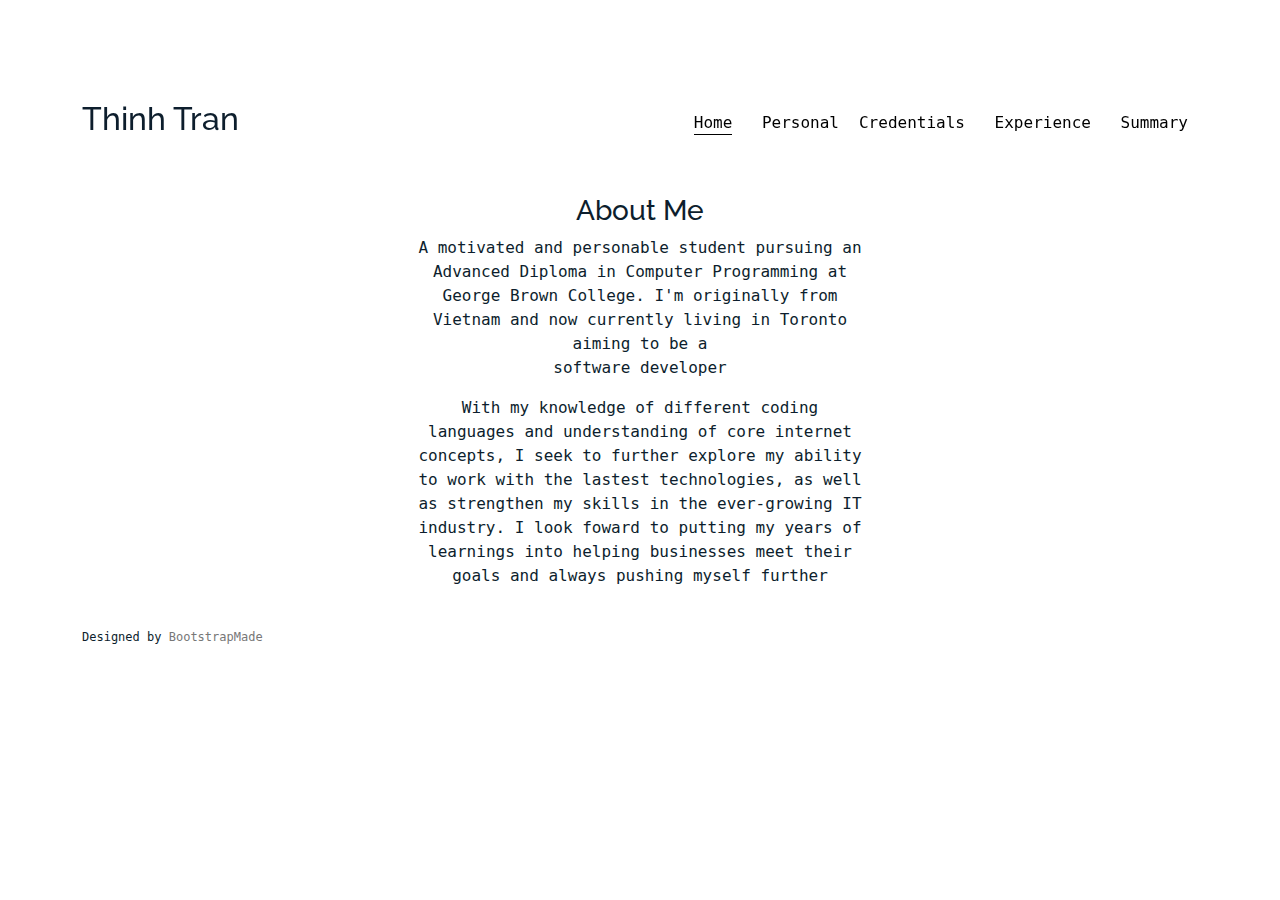
<file: index.html>
<!DOCTYPE html>
<html lang="en">

<head>
  <meta charset="utf-8">
  <meta content="width=device-width, initial-scale=1.0" name="viewport">

  <title>Thinh Tran</title>
  <meta content="" name="description">
  <meta content="" name="keywords">

  <!-- Favicons 
  <link href="assets/img/favicon.png" rel="icon">
  <link href="assets/img/apple-touch-icon.png" rel="apple-touch-icon">
  -->

  <!-- Google Fonts -->
  <link
    href="https://fonts.googleapis.com/css?family=https://fonts.googleapis.com/css?family=Inconsolata:400,500,600,700|Raleway:400,400i,500,500i,600,600i,700,700i"
    rel="stylesheet">

  <!-- Vendor CSS Files -->
  <link href="assets/vendor/aos/aos.css" rel="stylesheet">
  <link href="assets/vendor/bootstrap/css/bootstrap.min.css" rel="stylesheet">
  <link href="assets/vendor/bootstrap-icons/bootstrap-icons.css" rel="stylesheet">
  <link href="assets/vendor/swiper/swiper-bundle.min.css" rel="stylesheet">

  <!-- Template Main CSS File -->
  <link href="assets/css/style.css" rel="stylesheet">

  <!-- =======================================================
  * Template Name: MyPortfolio - v4.7.0
  * Template URL: https://bootstrapmade.com/myportfolio-bootstrap-portfolio-website-template/
  * Author: BootstrapMade.com
  * License: https://bootstrapmade.com/license/
  ======================================================== -->
</head>

<body>
  <main id="main">
    <!--======= Works Section =======-->
    <section class="sectionMine">
      <div class="container">
        <div class="row mb-5 align-items-center">
          <div class="col-md-12 col-lg-6 mb-4 mb-lg-0" data-aos="fade-up">
            <h2>Thinh Tran</h2>
          </div>
          <div class="col-md-12 col-lg-6 text-start text-lg-end" data-aos="fade-up" data-aos-delay="100">
            <div id="filters" class="filters">
              <a href="index.html" class="active">Home</a>
              <a href="personal.html" data-filter="*">Personal</a><a href="credentials.html"
                data-filter=".web">Credentials</a>
              <a href="experience.html" data-filter=".design">Experience</a>
              <a href="summary.html" data-filter=".branding">Summary</a>
            </div>
          </div>
        </div>
      </div>
    </section>

    <section>
      <div class="container">
        <div class="row justify-content-center text-center mb-4">
          <div class="col-5">
            <h3 class="h3 heading">About Me</h3>
            <p>A motivated and personable student pursuing an Advanced Diploma
              in Computer Programming at George Brown College. I'm originally from Vietnam and now currently
              living in Toronto aiming to be a <br>software developer</p>
            <p>With my knowledge of different coding languages and understanding of core internet concepts,
              I seek to further explore my ability to work with the lastest technologies, as well as strengthen
              my skills in the ever-growing IT industry. I look foward to putting my years of learnings into helping
              businesses meet their goals and always pushing myself further</p>
          </div>
        </div>
      </div>
      </div>
    </section>



  </main><!-- End #main -->

  <!-- ======= Footer ======= -->
  <footer>
    <div class="container">
      <div class="credick">
        <!--
            All the links in the footer should remain intact.
            You can delete the links only if you purchased the pro version.
            Licensing information: https://bootstrapmade.com/license/
            Purchase the pro version with working PHP/AJAX contact form: https://bootstrapmade.com/buy/?theme=MyPortfolio
          -->
        Designed by <a href="https://bootstrapmade.com/">BootstrapMade</a>
      </div>
    </div>
  </footer>

  <!-- Vendor JS Files -->
  <script src="assets/vendor/aos/aos.js"></script>
  <script src="assets/vendor/bootstrap/js/bootstrap.bundle.min.js"></script>
  <script src="assets/vendor/isotope-layout/isotope.pkgd.min.js"></script>
  <script src="assets/vendor/swiper/swiper-bundle.min.js"></script>
  <script src="assets/vendor/php-email-form/validate.js"></script>

  <!-- Template Main JS File -->
  <script src="assets/js/main.js"></script>

</body>

</html>
</file>
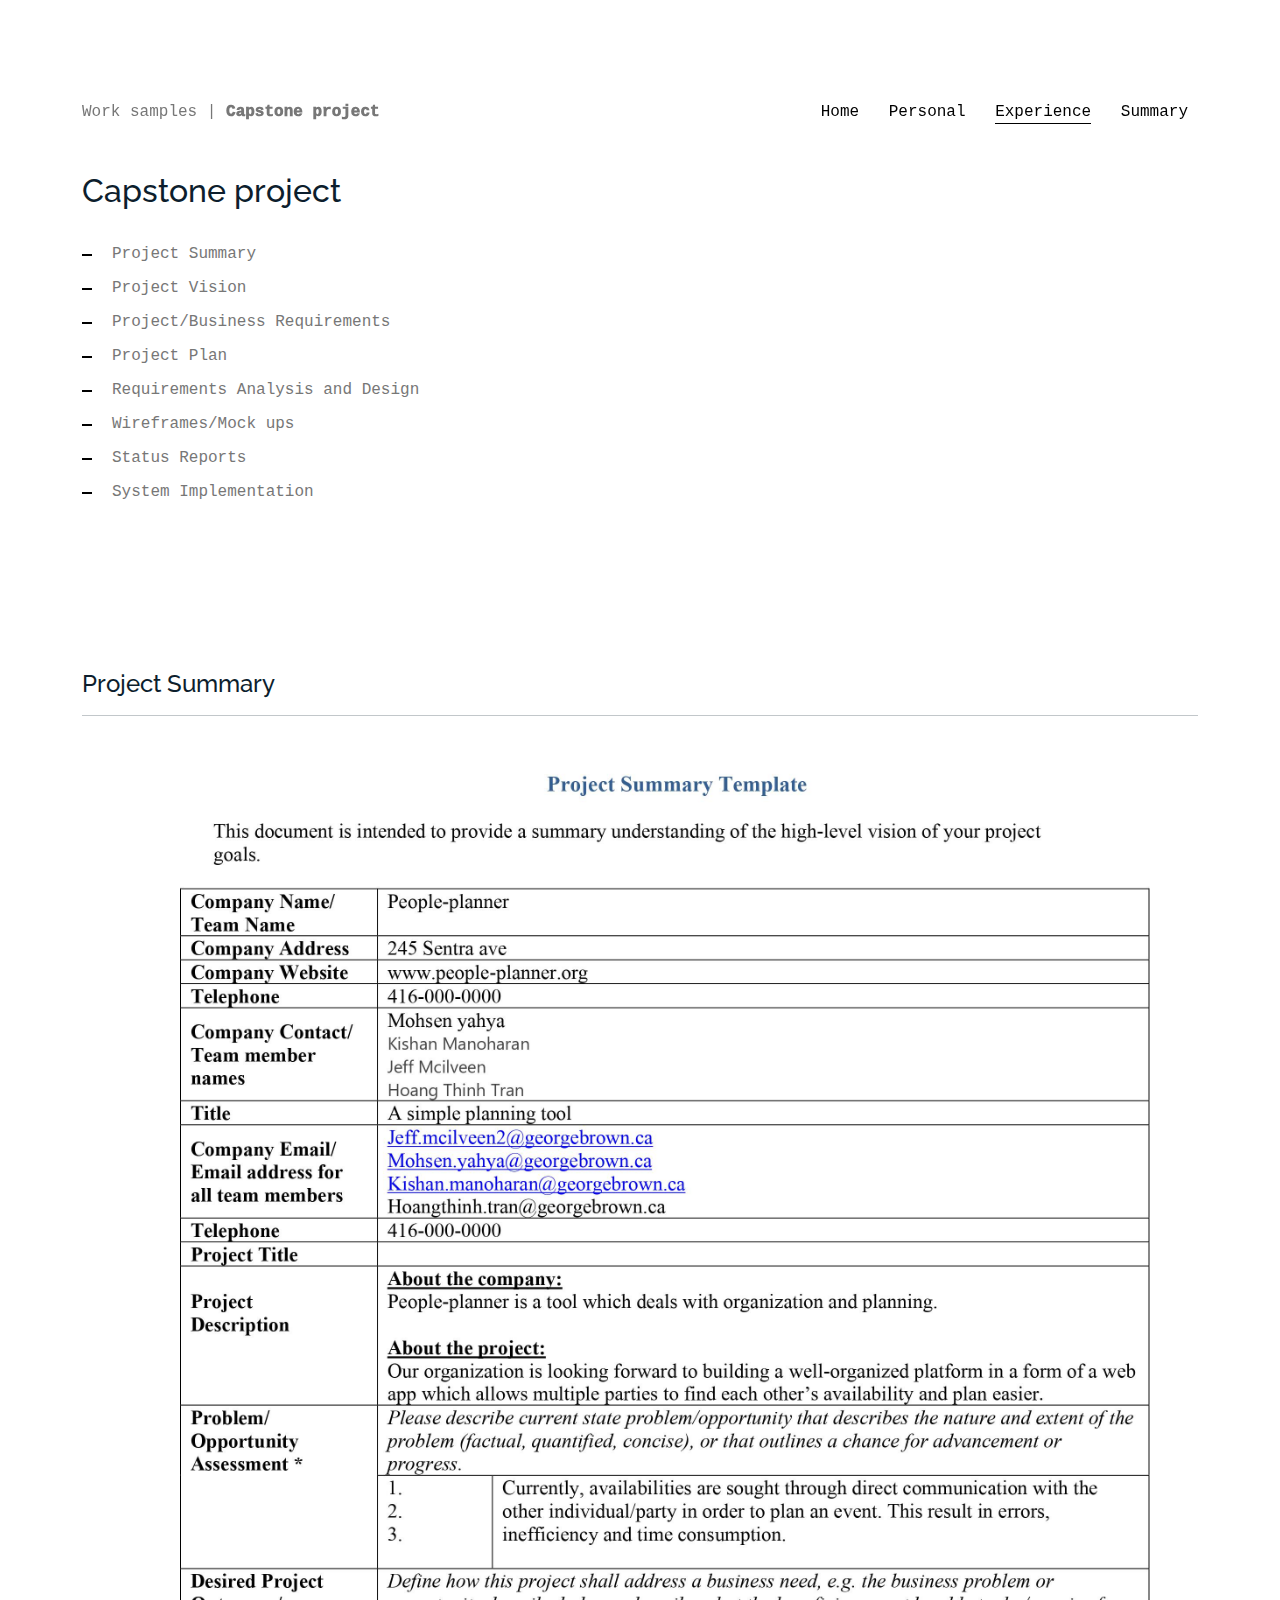
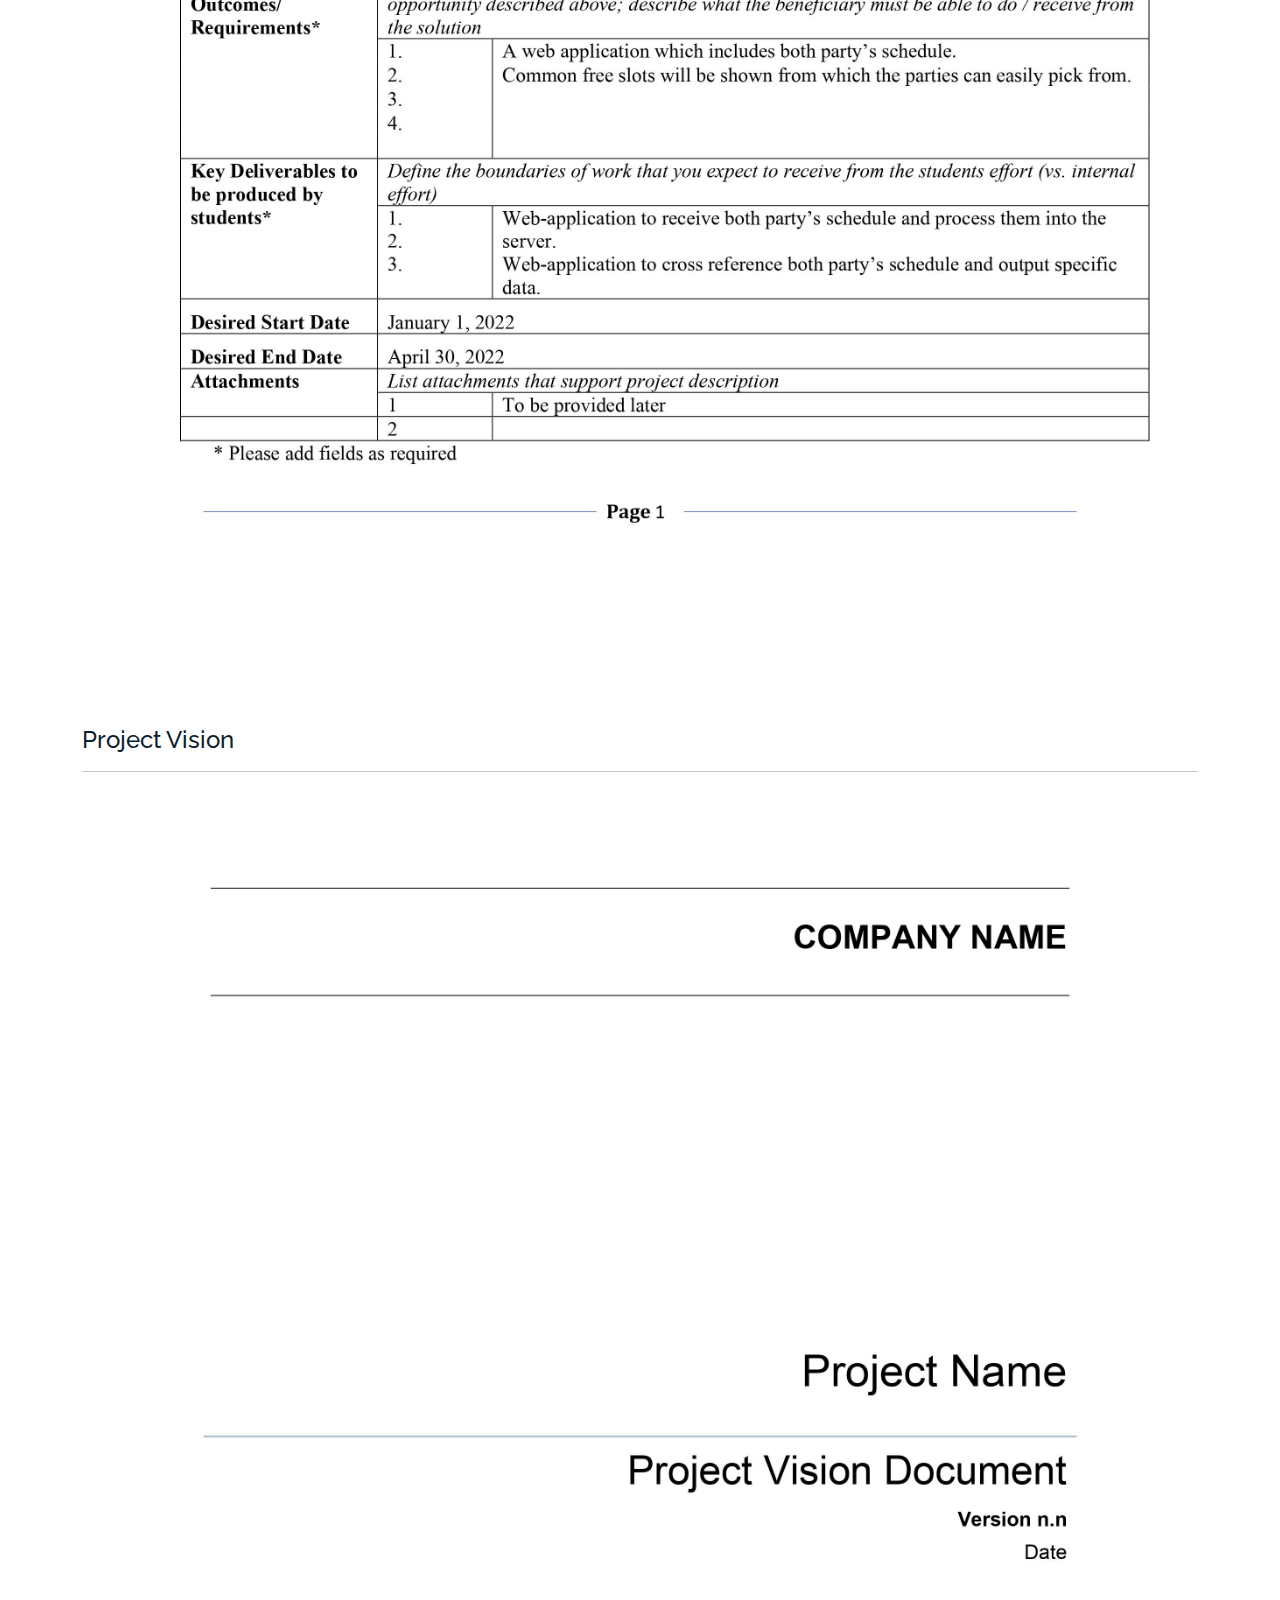
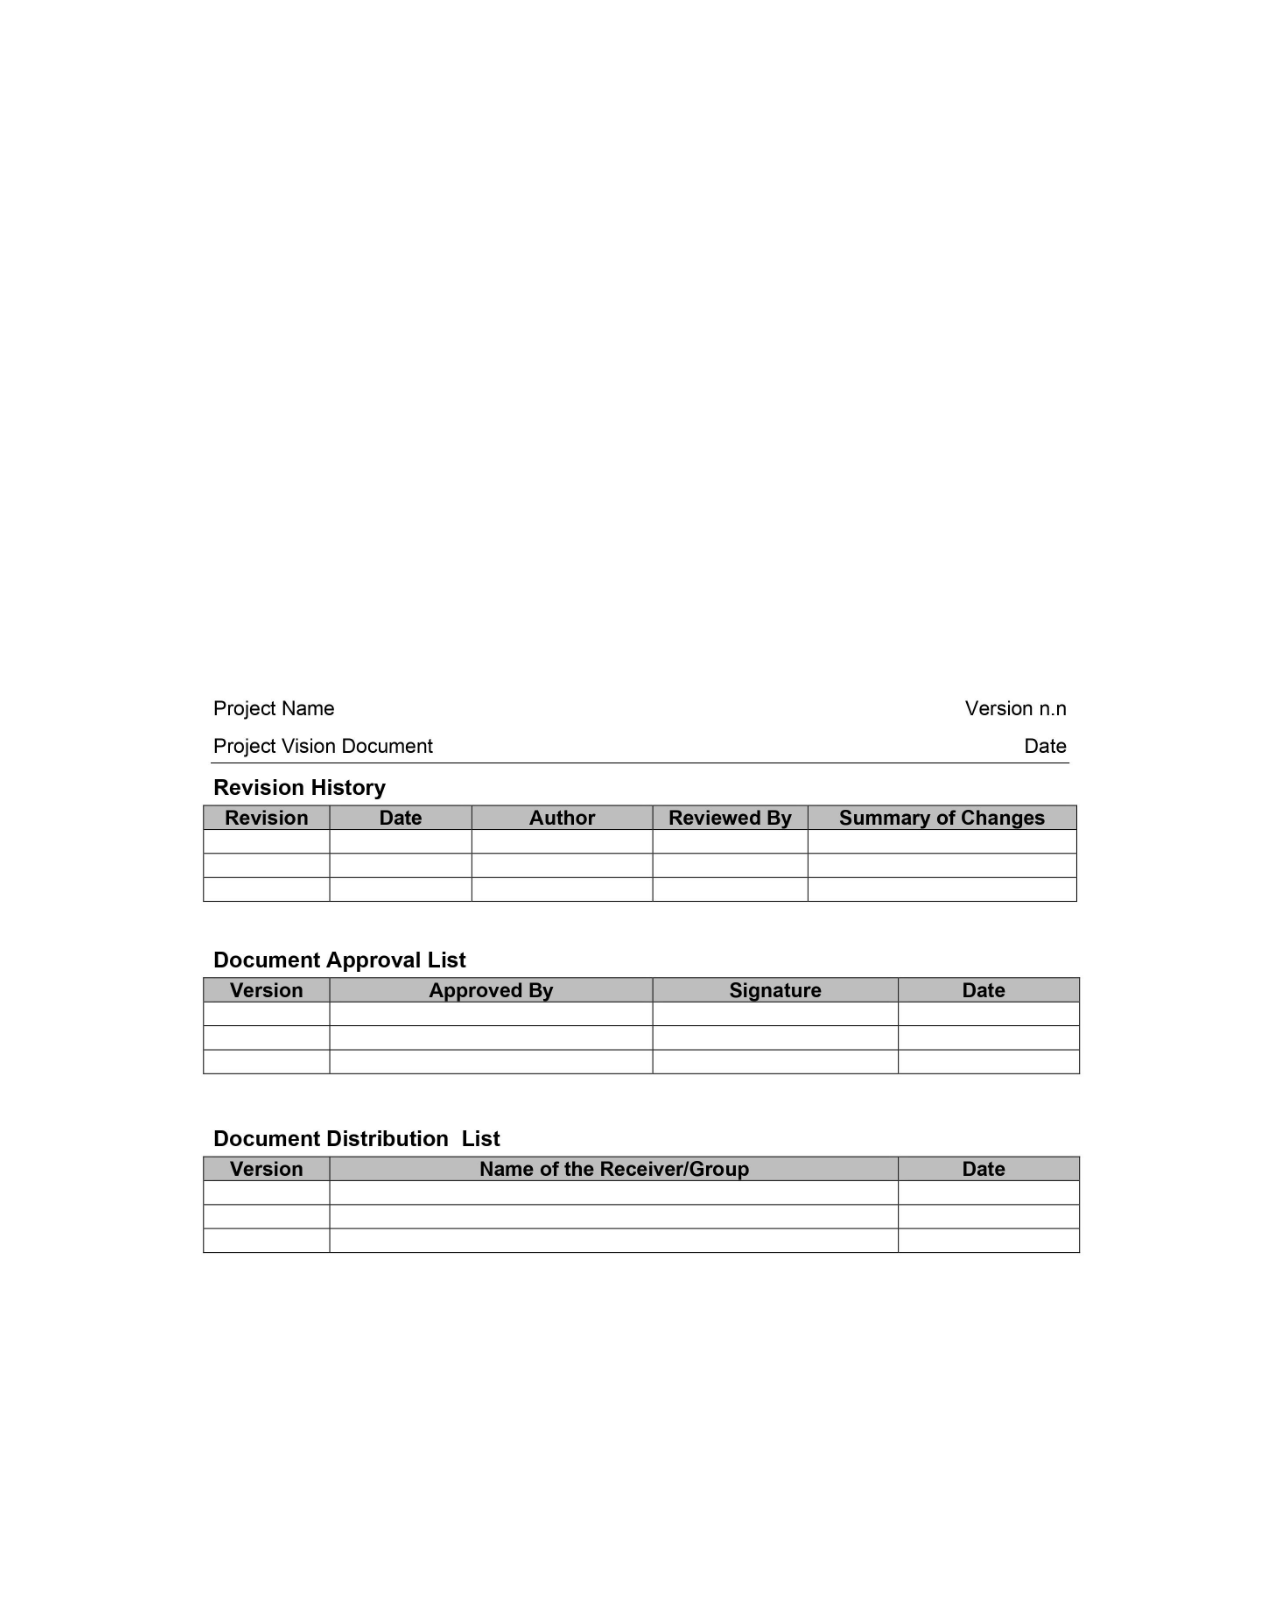
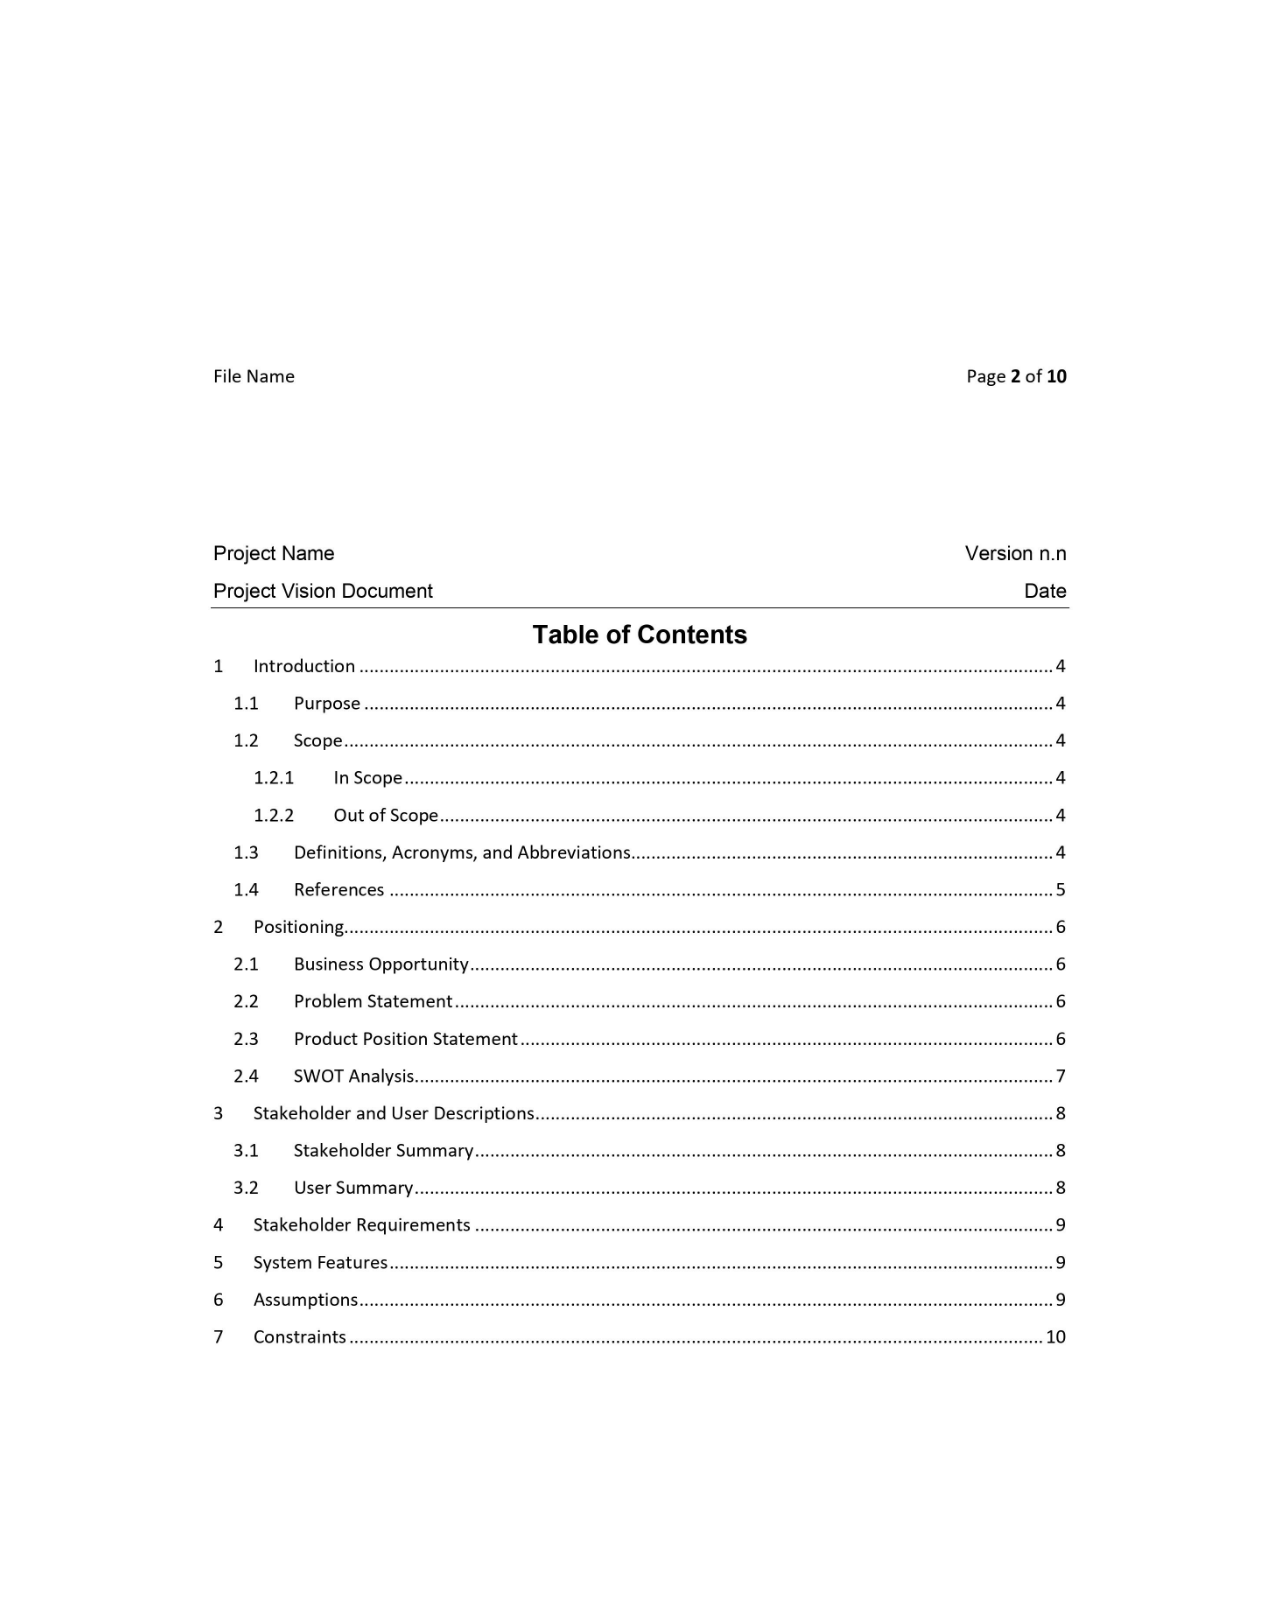
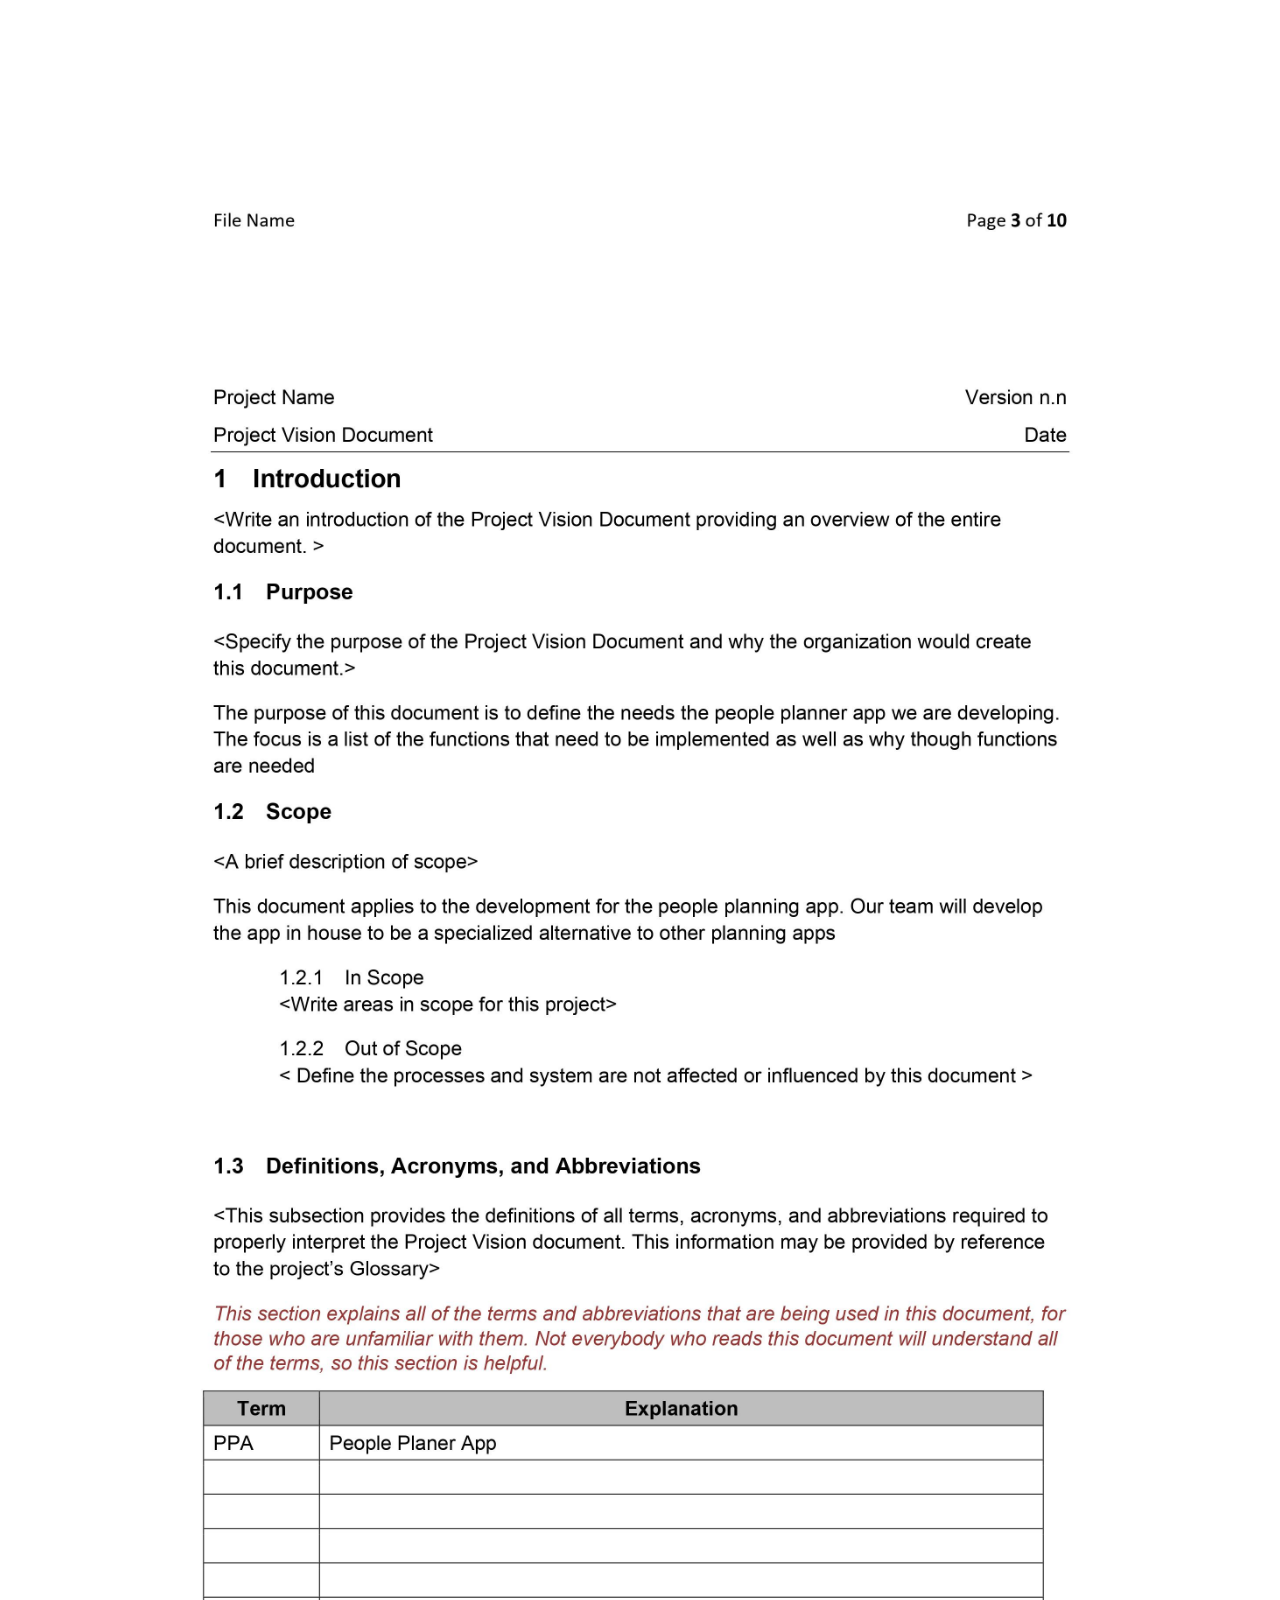
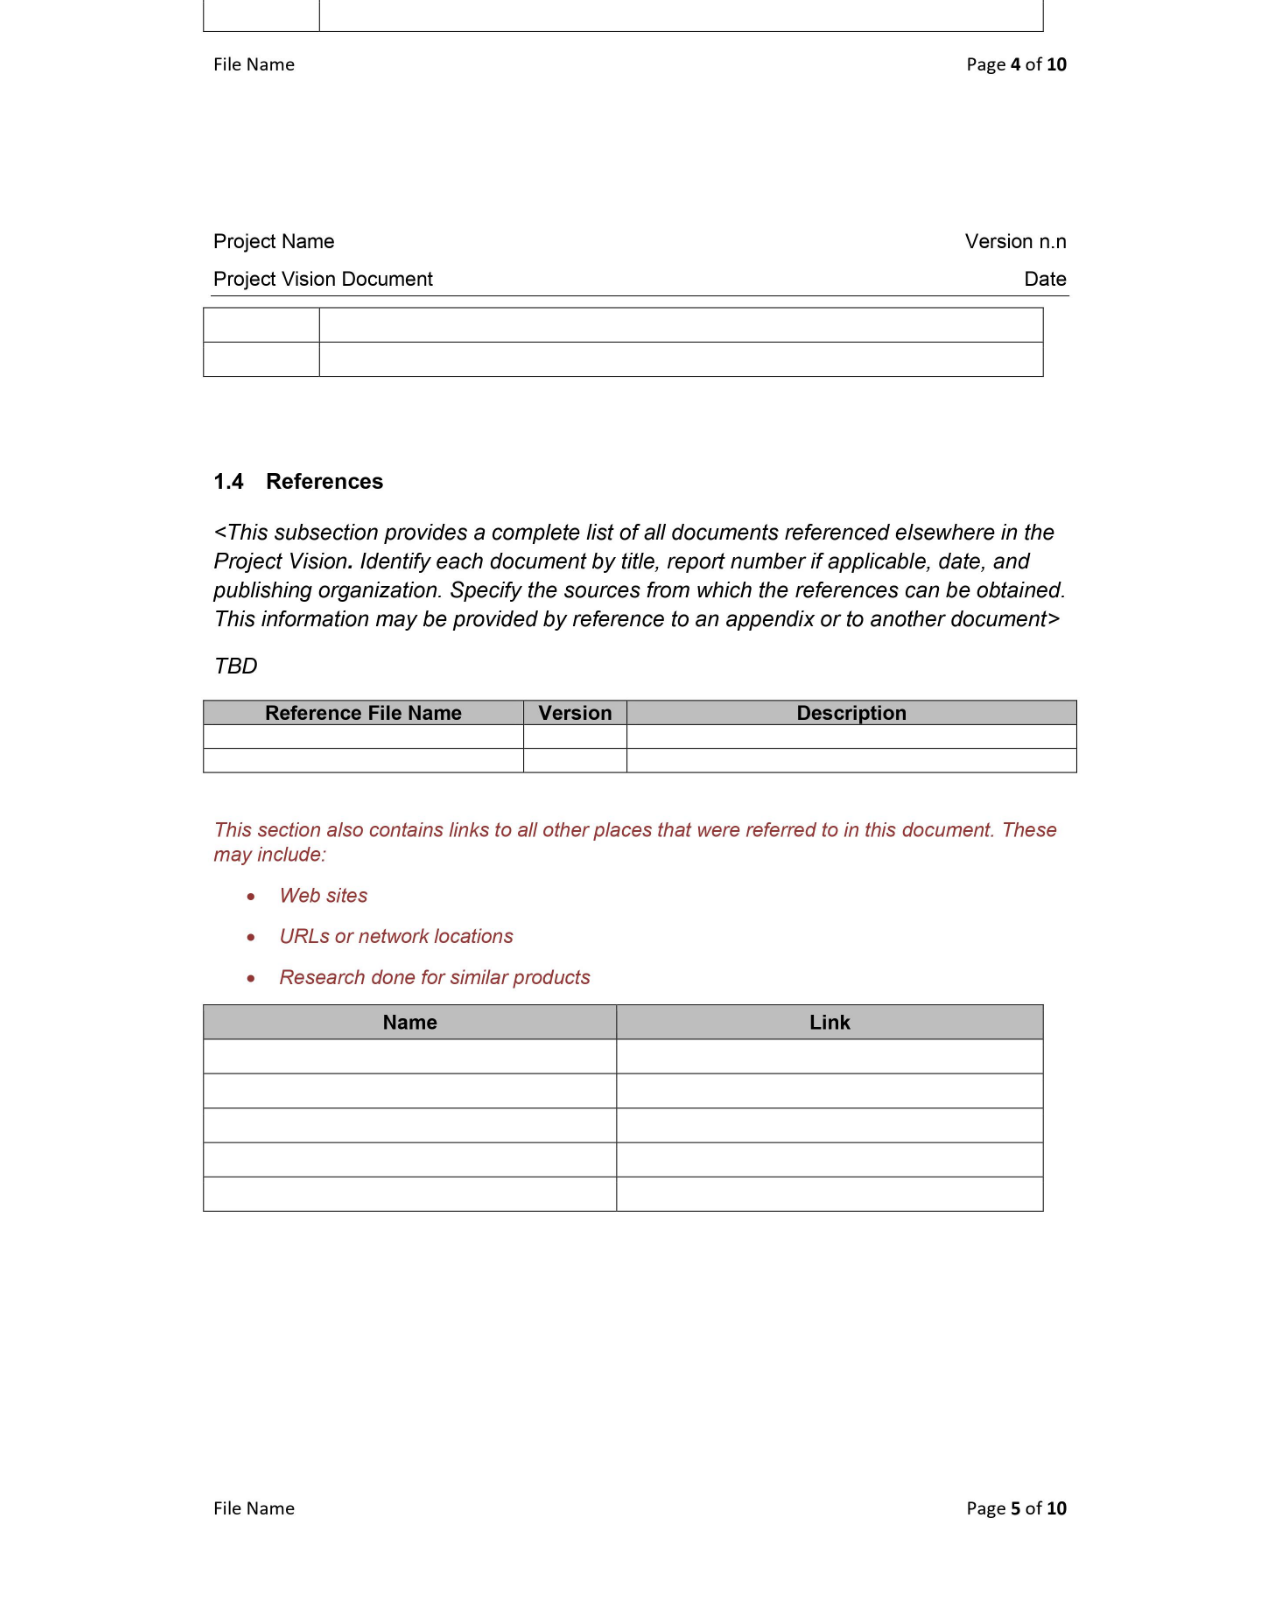
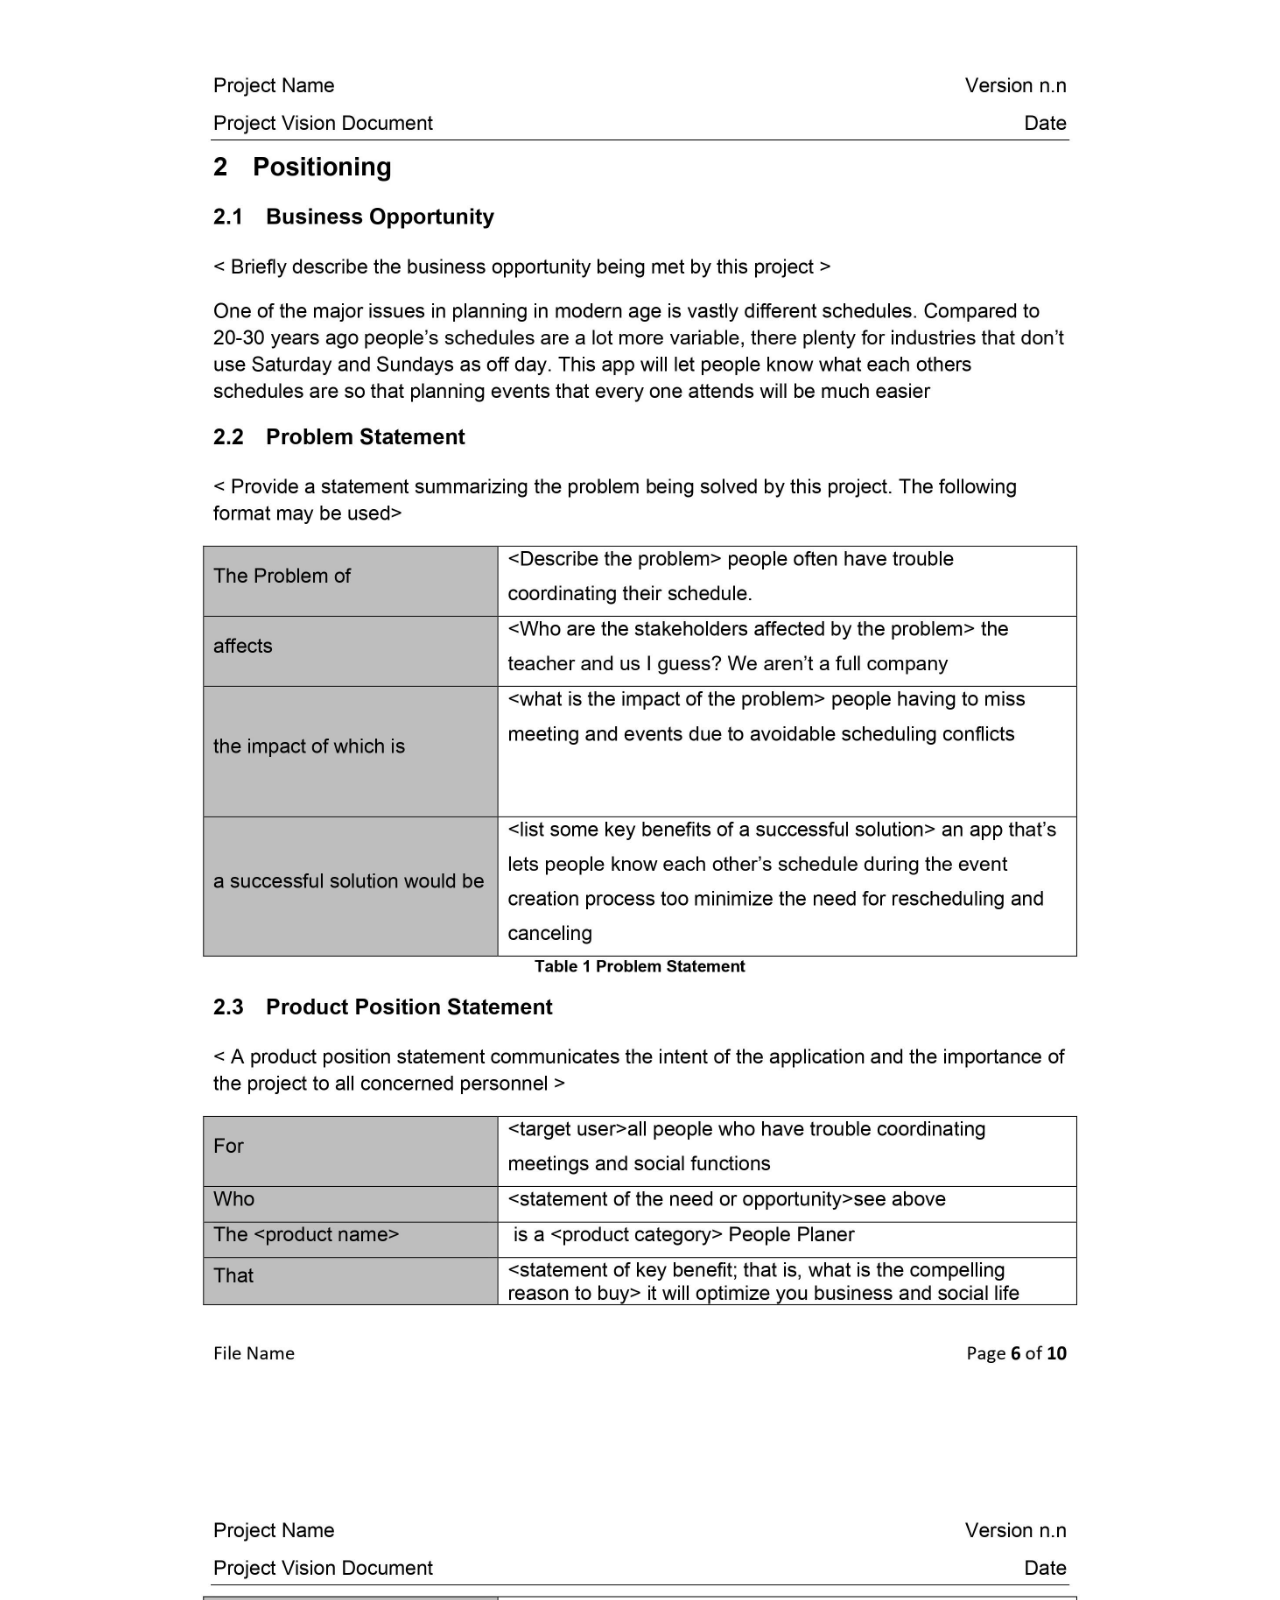
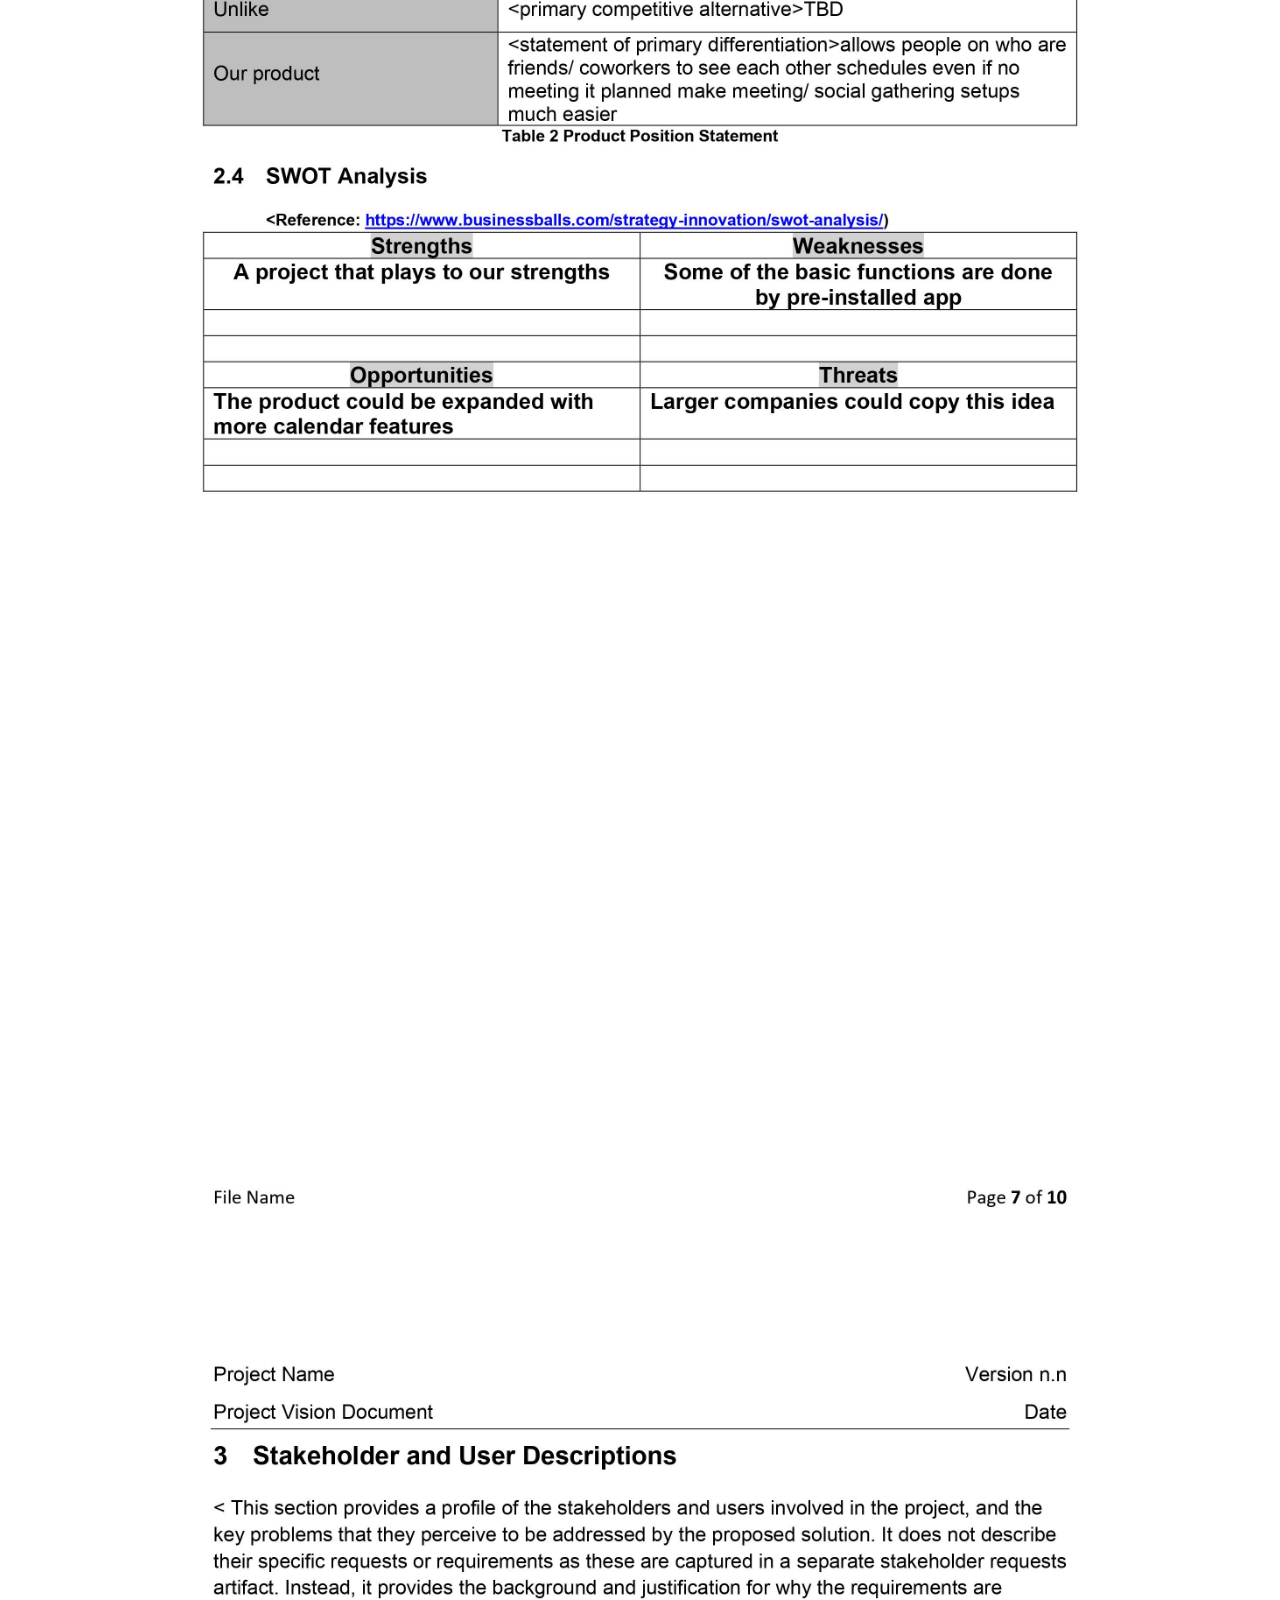
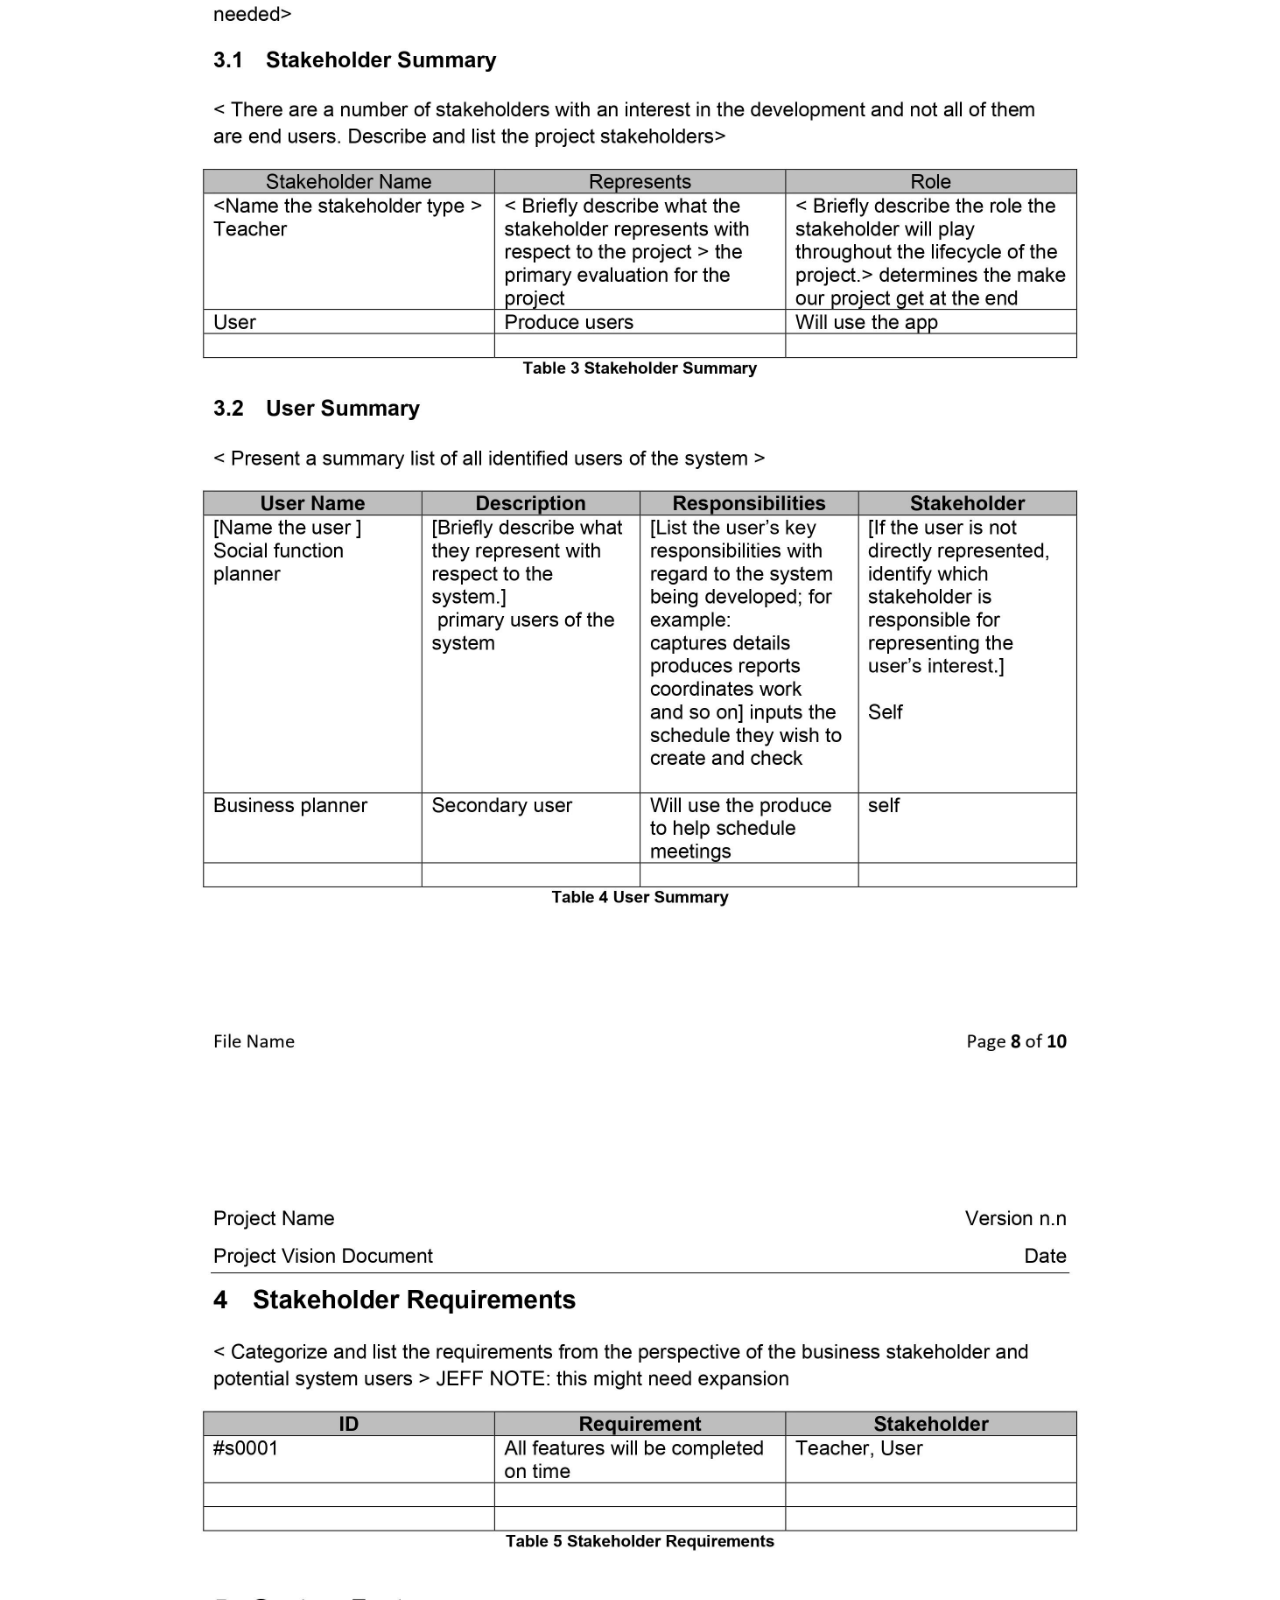
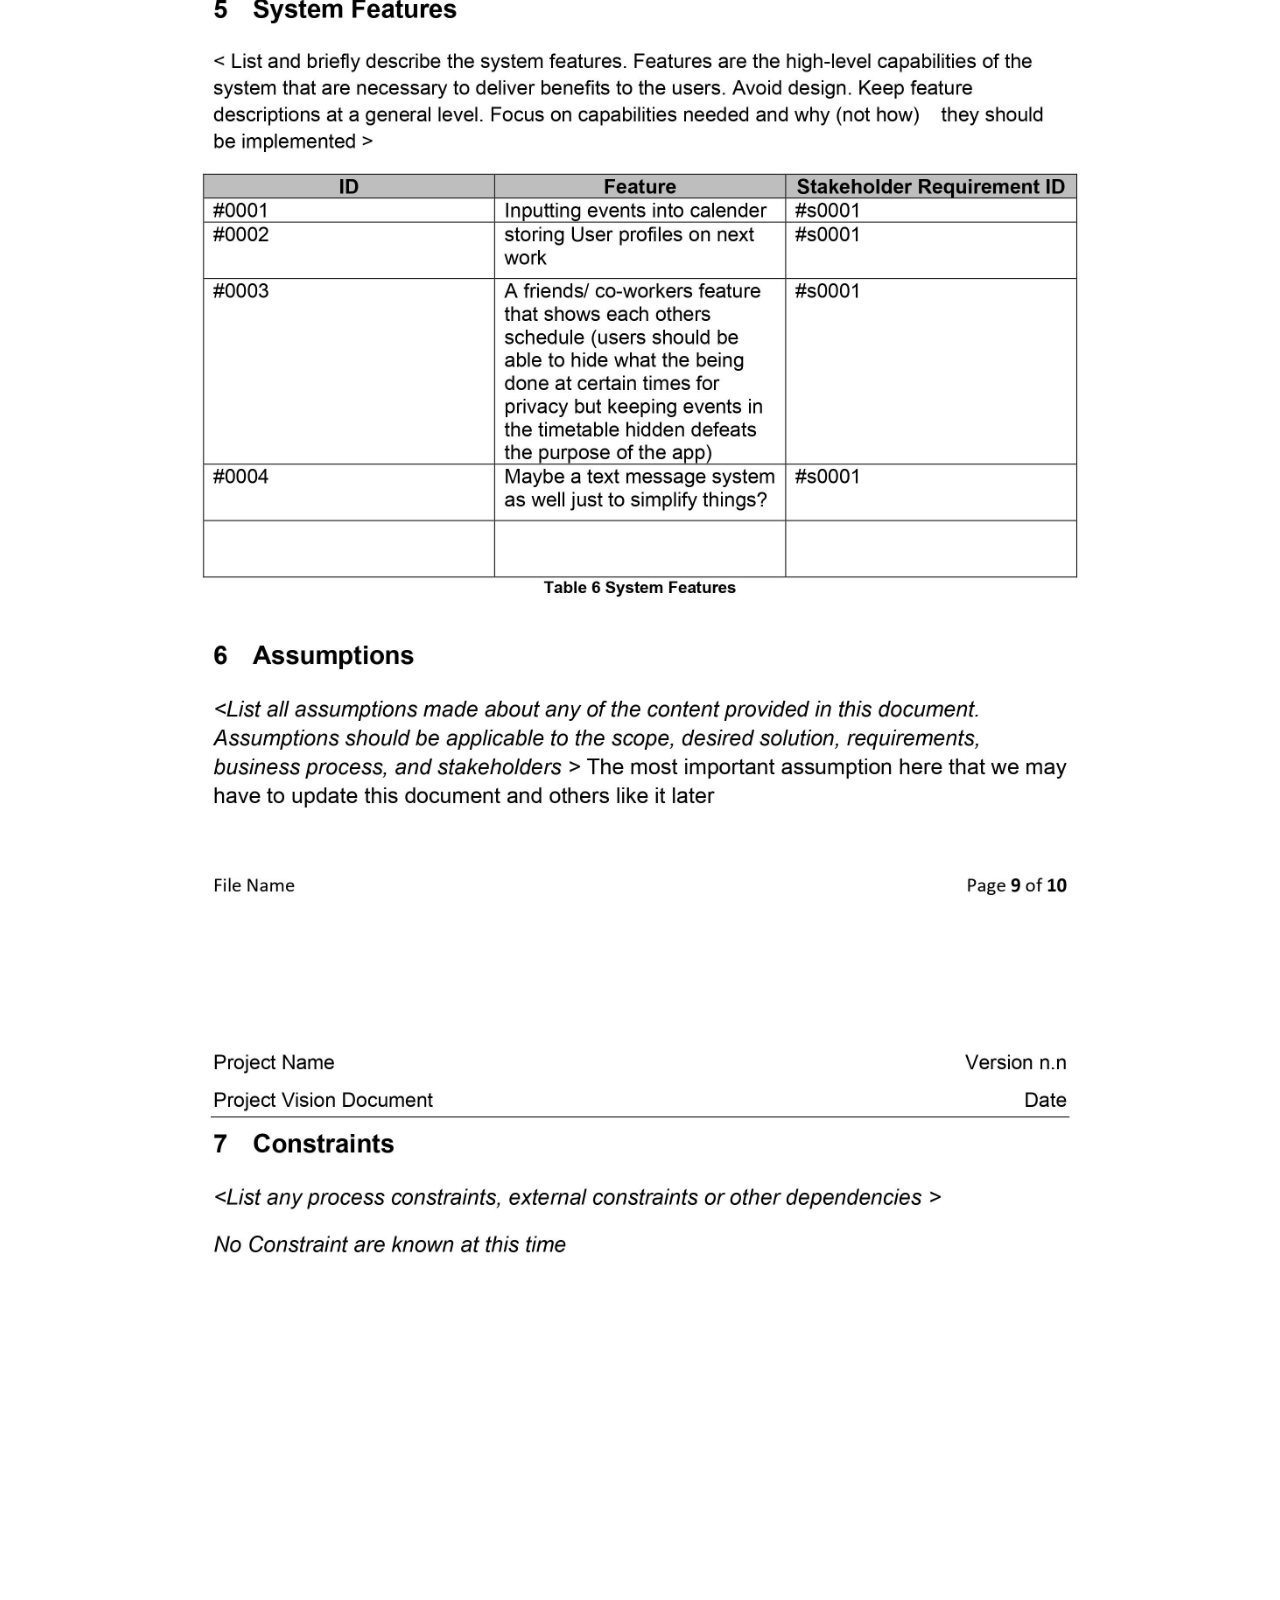
<file: capstone.html>
<!DOCTYPE html>
<html lang="en">

<head>
    <meta charset="utf-8">
    <meta content="width=device-width, initial-scale=1.0" name="viewport">

    <title>Experience</title>
    <meta content="" name="description">
    <meta content="" name="keywords">


    <!-- Google Fonts -->
    <link
        href="https://fonts.googleapis.com/css?family=https://fonts.googleapis.com/css?family=Inconsolata:400,500,600,700|Raleway:400,400i,500,500i,600,600i,700,700i"
        rel="stylesheet">

    <!-- Vendor CSS Files -->
    <link href="assets/vendor/aos/aos.css" rel="stylesheet">
    <link href="assets/vendor/bootstrap/css/bootstrap.min.css" rel="stylesheet">
    <link href="assets/vendor/bootstrap-icons/bootstrap-icons.css" rel="stylesheet">
    <link href="assets/vendor/swiper/swiper-bundle.min.css" rel="stylesheet">

    <!-- Template Main CSS File -->
    <link href="assets/css/style.css" rel="stylesheet">

    <!-- =======================================================
  * Template Name: MyPortfolio - v4.7.0
  * Template URL: https://bootstrapmade.com/myportfolio-bootstrap-portfolio-website-template/
  * Author: BootstrapMade.com
  * License: https://bootstrapmade.com/license/
  ======================================================== -->
</head>

<body>

    <main id="main">
        <!-- <section class="section site-portfolio"> -->
        <section class="sectionMine">
            <div class="container">
                <div class="row mb-5 align-items-center">
                    <div class="col-md-12 col-lg-6 mb-4 mb-lg-0" data-aos="fade-up">
                        <a href="experience.html">Work samples |</a>
                        <a href="capstone.html" class="clicked">Capstone project</a>
                    </div>
                    <div class="col-md-12 col-lg-6 text-start text-lg-end" data-aos="fade-up" data-aos-delay="100">
                        <div id="filters" class="filters">
                            <a href="index.html">Home</a>
                            <a href="personal.html">Personal</a>
                            <a href="experience.html" data-filter=".design" class="active">Experience</a>
                            <a href="summary.html" data-filter=".branding">Summary</a>
                        </div>
                    </div>
                </div>
            </div>
        </section>

        <section>
            <div class="container">
                <div>
                    <div class="capstone_scroll">
                        <h2>Capstone project</h2>
                        <br>
                        <ul class="list-unstyled list-line">
                            <li><a href="#to1">Project Summary</a></li>
                            <li><a href="#to2">Project Vision</a></li>
                            <li><a href="#to3">Project/Business Requirements</a></li>
                            <li><a href="#to4">Project Plan</a></li>
                            <li><a href="#to5">Requirements Analysis and Design</a></li>
                            <li><a href="#to6">Wireframes/Mock ups</a></li>
                            <li><a href="#to7">Status Reports</a></li>
                            <li><a href="#to8">System Implementation</a></li>
                        </ul>
                    </div>
                    <div>
                        <div class="capstone_scroll" id="to1">
                            <h4>Project Summary</h4>
                            <hr>
                            <img src="assets/img/project_summary.jpg" alt="Image" class="img-fluid">
                        </div>
                        <div class="capstone_scroll" id="to2">
                            <h4>Project Vision</h4>
                            <hr>
                            <img src="assets/img/project_vision_1.jpg" alt="Image" class="img-fluid">
                            <img src="assets/img/project_vision_2.jpg" alt="Image" class="img-fluid">
                            <img src="assets/img/project_vision_3.jpg" alt="Image" class="img-fluid">
                            <img src="assets/img/project_vision_4.jpg" alt="Image" class="img-fluid">
                            <img src="assets/img/project_vision_5.jpg" alt="Image" class="img-fluid">
                            <img src="assets/img/project_vision_6.jpg" alt="Image" class="img-fluid">
                            <img src="assets/img/project_vision_7.jpg" alt="Image" class="img-fluid">
                            <img src="assets/img/project_vision_8.jpg" alt="Image" class="img-fluid">
                            <img src="assets/img/project_vision_9.jpg" alt="Image" class="img-fluid">
                            <img src="assets/img/project_vision_10.jpg" alt="Image" class="img-fluid">
                        </div>
                        <div class="capstone_scroll" id="to3">
                            <h4>Project/Business Requirements</h4>
                            <hr>
                            <img src="assets/img/project_high_1.jpg" alt="Image" class="img-fluid">
                            <img src="assets/img/project_high_2.jpg" alt="Image" class="img-fluid">
                            <img src="assets/img/project_high_3.jpg" alt="Image" class="img-fluid">
                            <img src="assets/img/project_high_4.jpg" alt="Image" class="img-fluid">
                        </div>
                        <div class="capstone_scroll" id="to4">
                            <h4>Project Plan</h4>
                            <hr>
                            <img src="assets/img/project_plan_1.jpg" alt="Image" class="img-fluid">
                            <img src="assets/img/project_plan_2.jpg" alt="Image" class="img-fluid">
                            <img src="assets/img/project_plan_3.jpg" alt="Image" class="img-fluid">
                            <img src="assets/img/project_plan_4.jpg" alt="Image" class="img-fluid">
                            <img src="assets/img/project_plan_5.jpg" alt="Image" class="img-fluid">
                            <img src="assets/img/project_plan_6.jpg" alt="Image" class="img-fluid">
                            <img src="assets/img/project_plan_7.jpg" alt="Image" class="img-fluid">
                            <img src="assets/img/project_plan_8.jpg" alt="Image" class="img-fluid">
                            <img src="assets/img/project_plan_9.jpg" alt="Image" class="img-fluid">
                        </div>
                        <div class="capstone_scroll" id="to5">
                            <h4>Requirements Analysis and Design</h4>
                            <hr>
                            <img src="assets/img/project_req_1.jpg" alt="Image" class="img-fluid">
                            <img src="assets/img/project_req_2.jpg" alt="Image" class="img-fluid">
                            <img src="assets/img/project_req_3.jpg" alt="Image" class="img-fluid">
                            <img src="assets/img/project_req_4.jpg" alt="Image" class="img-fluid">
                            <img src="assets/img/project_req_5.jpg" alt="Image" class="img-fluid">
                            <img src="assets/img/project_req_6.jpg" alt="Image" class="img-fluid">
                            <img src="assets/img/project_req_7.jpg" alt="Image" class="img-fluid">
                        </div>
                        <div class="capstone_scroll" id="to6">
                            <h4>Wireframes/Mock ups</h4>
                            <hr>
                            <iframe style="border: 1px solid rgba(0, 0, 0, 0.1);" width="1115" height="450"
                                src="https://www.figma.com/embed?embed_host=share&url=https%3A%2F%2Fwww.figma.com%2Fproto%2Fz867zphg0AAOYwr4W7q4S5%2FPeople-Planner%3Fnode-id%3D51%253A482%26scaling%3Dcontain%26page-id%3D0%253A1%26starting-point-node-id%3D55%253A115"
                                allowfullscreen></iframe>
                        </div>
                        <div class="capstone_scroll" id="to7">
                            <h4>Status Reports</h4>
                            <hr>
                            <img src="assets/img/project_status_report_1_1.jpg" alt="Image" class="img-fluid">
                            <img src="assets/img/project_status_report_1_2.jpg" alt="Image" class="img-fluid">
                            <img src="assets/img/project_status_report_2_1.jpg" alt="Image" class="img-fluid">
                            <img src="assets/img/project_status_report_2_2.jpg" alt="Image" class="img-fluid">
                        </div>
                        <div class="capstone_scroll" id="to8">
                            <h4>System Implementation</h4>
                            <hr>
                            <!-- <a href="https://people-planner-c8f66.web.app/home">People Planner Web App</a> -->
                            <iframe style="border: 1px solid rgba(0, 0, 0, 0.1);" width="1115" height="600"
                                src="https://people-planner-c8f66.web.app/home" allowfullscreen></iframe>
                        </div>
                    </div>
                </div>
            </div>
        </section>


    </main><!-- End #main -->

    <a href="#" class="back-to-top d-flex align-items-center justify-content-center"><i
            class="bi bi-arrow-up-short"></i></a>

    <!-- Vendor JS Files -->
    <script src="assets/vendor/aos/aos.js"></script>
    <script src="assets/vendor/bootstrap/js/bootstrap.bundle.min.js"></script>
    <script src="assets/vendor/isotope-layout/isotope.pkgd.min.js"></script>
    <script src="assets/vendor/swiper/swiper-bundle.min.js"></script>
    <script src="assets/vendor/php-email-form/validate.js"></script>

    <!-- Template Main JS File -->
    <script src="assets/js/main.js"></script>

</body>

</html>
</file>
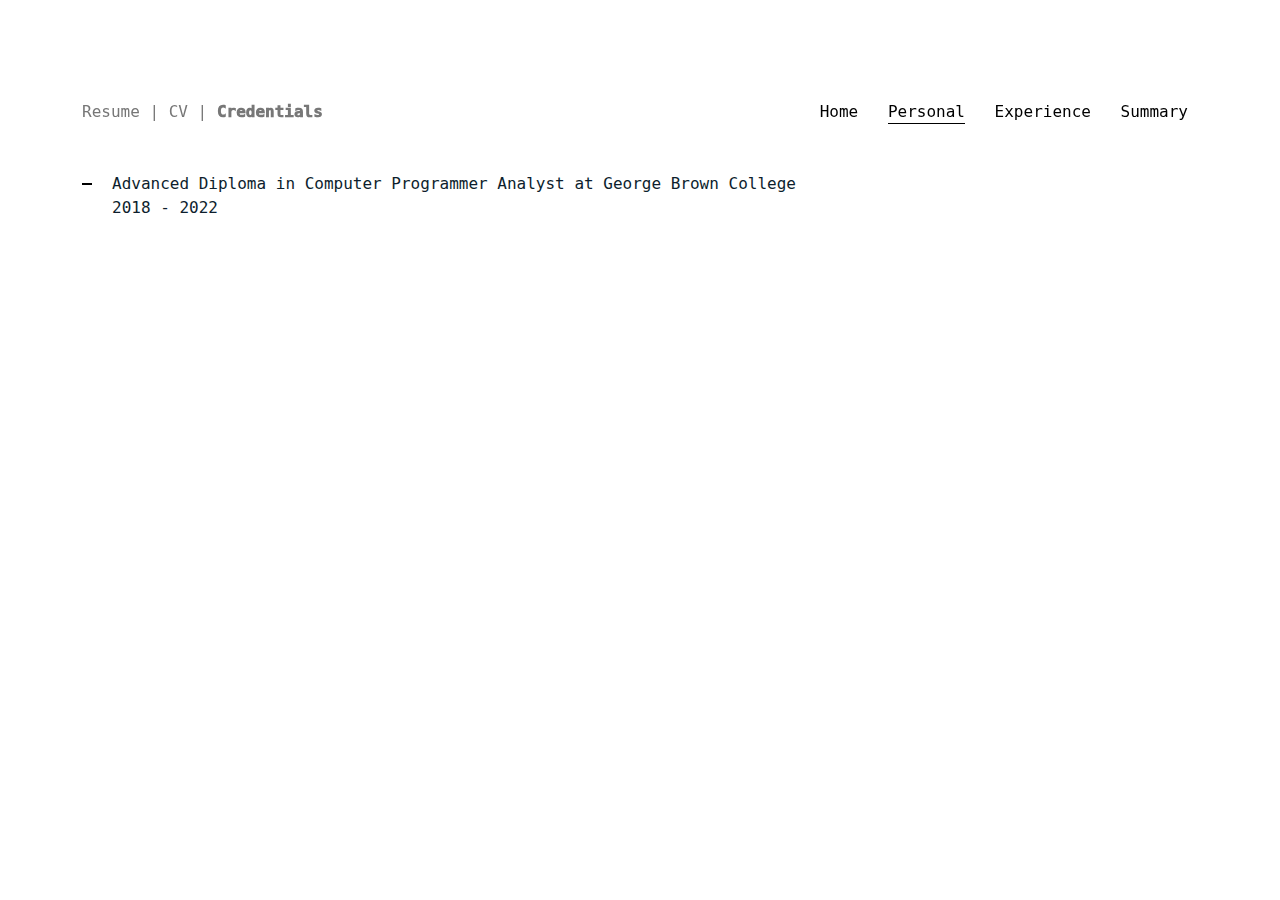
<file: credentials.html>
<!DOCTYPE html>
<html lang="en">

<head>
  <meta charset="utf-8">
  <meta content="width=device-width, initial-scale=1.0" name="viewport">

  <title>Credentials</title>
  <meta content="" name="description">
  <meta content="" name="keywords">


  <!-- Google Fonts -->
  <link
    href="https://fonts.googleapis.com/css?family=https://fonts.googleapis.com/css?family=Inconsolata:400,500,600,700|Raleway:400,400i,500,500i,600,600i,700,700i"
    rel="stylesheet">

  <!-- Vendor CSS Files -->
  <link href="assets/vendor/aos/aos.css" rel="stylesheet">
  <link href="assets/vendor/bootstrap/css/bootstrap.min.css" rel="stylesheet">
  <link href="assets/vendor/bootstrap-icons/bootstrap-icons.css" rel="stylesheet">
  <link href="assets/vendor/swiper/swiper-bundle.min.css" rel="stylesheet">

  <!-- Template Main CSS File -->
  <link href="assets/css/style.css" rel="stylesheet">

  <!-- =======================================================
  * Template Name: MyPortfolio - v4.7.0
  * Template URL: https://bootstrapmade.com/myportfolio-bootstrap-portfolio-website-template/
  * Author: BootstrapMade.com
  * License: https://bootstrapmade.com/license/
  ======================================================== -->
</head>

<body>

  <main id="main">
    <!-- <section class="section site-portfolio"> -->
    <section class="sectionMine">
      <div class="container">
        <div class="row mb-5 align-items-center">
          <div class="col-md-12 col-lg-6 mb-4 mb-lg-0" data-aos="fade-up">
            <a href="personal.html">Resume |</a>
            <a href="cv.html">CV |</a>
            <a href="credentials.html" class="clicked">Credentials</a>
          </div>
          <div class="col-md-12 col-lg-6 text-start text-lg-end" data-aos="fade-up" data-aos-delay="100">
            <div id="filters" class="filters">
              <a href="index.html">Home</a>
              <a href="personal.html" class="active">Personal</a>
              <a href="experience.html" data-filter=".design">Experience</a>
              <a href="summary.html" data-filter=".branding">Summary</a>
            </div>
          </div>
        </div>
      </div>
    </section>

    <section>
      <div class="container">
        <div>
          <ul class="list-unstyled list-line">
            <li>Advanced Diploma in Computer Programmer Analyst at George Brown College<br>
              2018 - 2022</li>
          </ul>
        </div>
      </div>
      </div>
    </section>

  </main><!-- End #main -->

  <!-- Vendor JS Files -->
  <script src="assets/vendor/aos/aos.js"></script>
  <script src="assets/vendor/bootstrap/js/bootstrap.bundle.min.js"></script>
  <script src="assets/vendor/isotope-layout/isotope.pkgd.min.js"></script>
  <script src="assets/vendor/swiper/swiper-bundle.min.js"></script>
  <script src="assets/vendor/php-email-form/validate.js"></script>

  <!-- Template Main JS File -->
  <script src="assets/js/main.js"></script>

</body>

</html>
</file>
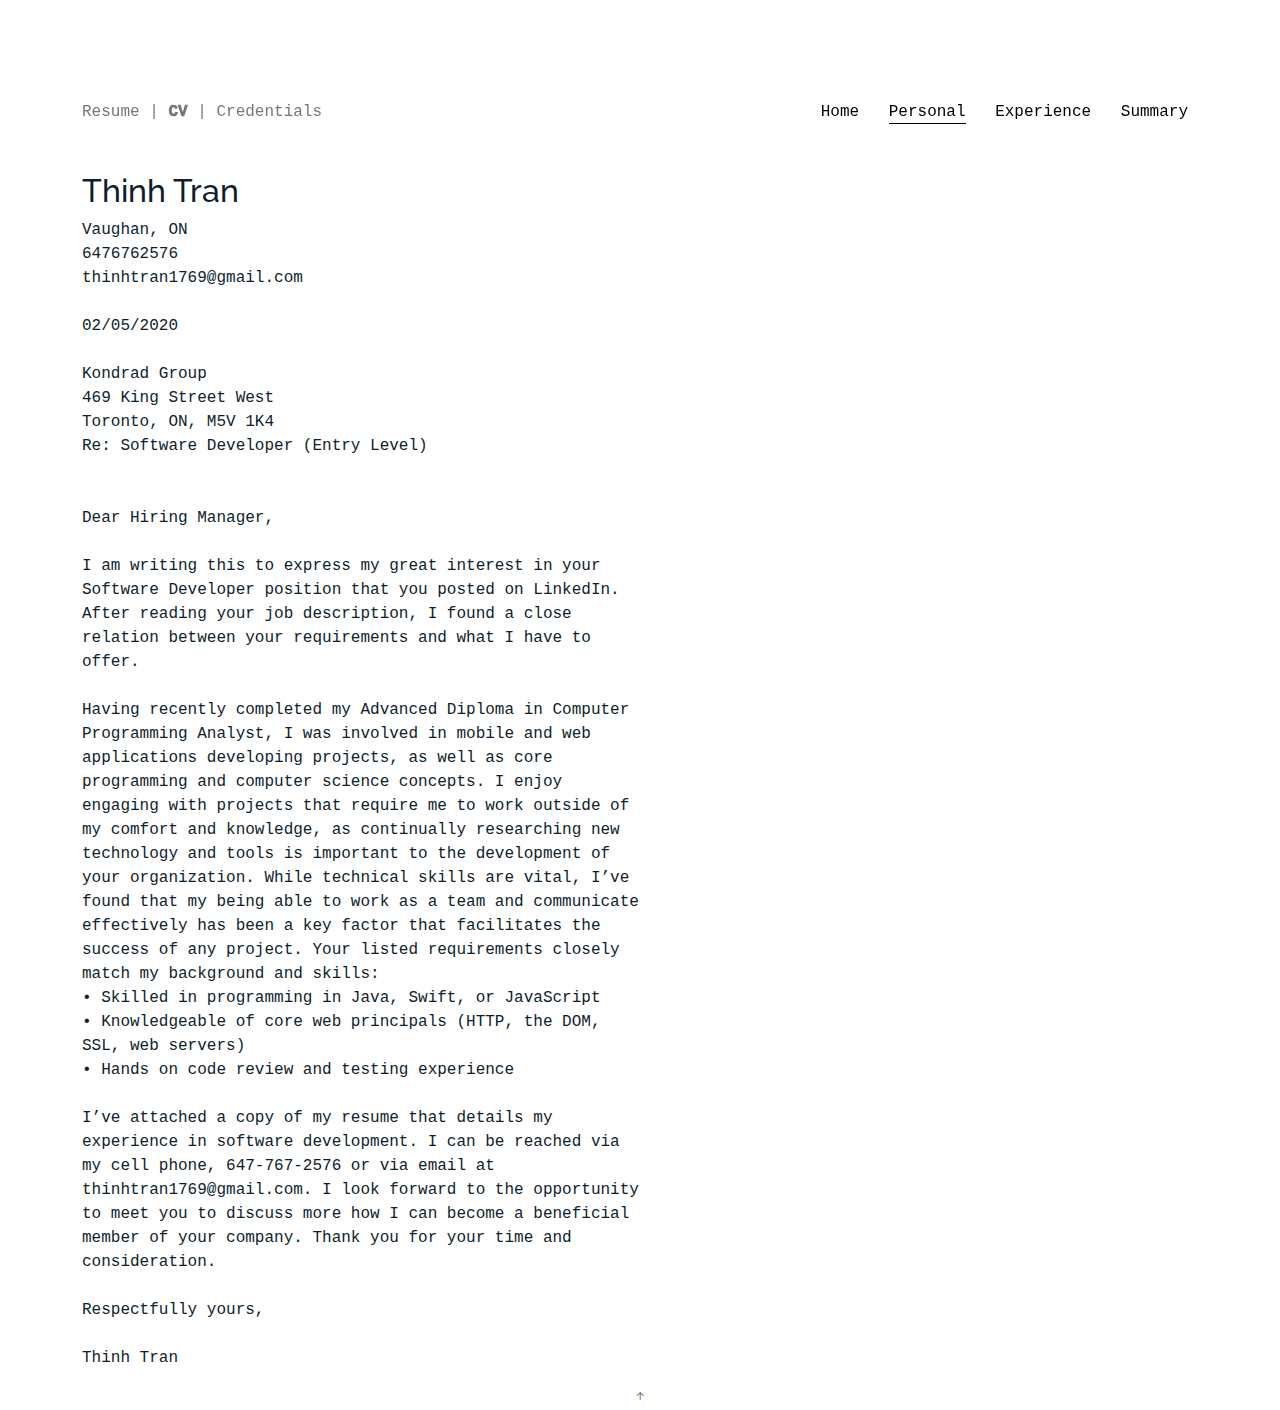
<file: cv.html>
<!DOCTYPE html>
<html lang="en">

<head>
    <meta charset="utf-8">
    <meta content="width=device-width, initial-scale=1.0" name="viewport">

    <title>Personal</title>
    <meta content="" name="description">
    <meta content="" name="keywords">


    <!-- Google Fonts -->
    <link
        href="https://fonts.googleapis.com/css?family=https://fonts.googleapis.com/css?family=Inconsolata:400,500,600,700|Raleway:400,400i,500,500i,600,600i,700,700i"
        rel="stylesheet">

    <!-- Vendor CSS Files -->
    <link href="assets/vendor/aos/aos.css" rel="stylesheet">
    <link href="assets/vendor/bootstrap/css/bootstrap.min.css" rel="stylesheet">
    <link href="assets/vendor/bootstrap-icons/bootstrap-icons.css" rel="stylesheet">
    <link href="assets/vendor/swiper/swiper-bundle.min.css" rel="stylesheet">

    <!-- Template Main CSS File -->
    <link href="assets/css/style.css" rel="stylesheet">

    <!-- =======================================================
  * Template Name: MyPortfolio - v4.7.0
  * Template URL: https://bootstrapmade.com/myportfolio-bootstrap-portfolio-website-template/
  * Author: BootstrapMade.com
  * License: https://bootstrapmade.com/license/
  ======================================================== -->
</head>

<body>

    <main id="main">
        <!-- <section class="section site-portfolio"> -->
        <section class="sectionMine">
            <div class="container">
                <div class="row mb-5 align-items-center">
                    <div class="col-md-12 col-lg-6 mb-4 mb-lg-0" data-aos="fade-up">
                        <a href="personal.html">Resume |</a>
                        <a href="cv.html" class="clicked">CV </a>
                        <a href="credentials.html">| Credentials</a>
                    </div>
                    <div class="col-md-12 col-lg-6 text-start text-lg-end" data-aos="fade-up" data-aos-delay="100">
                        <div id="filters" class="filters">
                            <a href="index.html">Home</a>
                            <a href="personal.html" class="active">Personal</a>
                            <a href="experience.html" data-filter=".design">Experience</a>
                            <a href="summary.html" data-filter=".branding">Summary</a>
                        </div>
                    </div>
                </div>
            </div>
        </section>

        <section>
            <div class="container">
                <div class="col-md-6">
                    <h2>Thinh Tran</h2>
                    <p>
                        Vaughan, ON <br>
                        6476762576<br>
                        thinhtran1769@gmail.com
                        <br><br>
                        02/05/2020
                        <br><br>
                        Kondrad Group<br>
                        469 King Street West<br>
                        Toronto, ON, M5V 1K4<br>
                        Re: Software Developer (Entry Level)<br>
                        <br><br>
                        Dear Hiring Manager,
                        <br><br>
                        I am writing this to express my great interest in your Software Developer position that you
                        posted on LinkedIn. After reading your job description, I found a close relation between
                        your requirements and what I have to offer.
                        <br><br>
                        Having recently completed my Advanced Diploma in Computer Programming Analyst, I was
                        involved in mobile and web applications developing projects, as well as core programming and
                        computer science concepts. I enjoy engaging with projects that require me to work outside of
                        my comfort and knowledge, as continually researching new technology and tools is important
                        to the development of your organization. While technical skills are vital, I’ve found that
                        my being able to work as a team and communicate effectively has been a key factor that
                        facilitates the success of any project. Your listed requirements closely match my background
                        and skills:<br>
                        • Skilled in programming in Java, Swift, or JavaScript<br>
                        • Knowledgeable of core web principals (HTTP, the DOM, SSL, web servers)<br>
                        • Hands on code review and testing experience
                        <br><br>
                        I’ve attached a copy of my resume that details my experience in software development. I can
                        be reached via my cell phone, 647-767-2576 or via email at thinhtran1769@gmail.com. I look
                        forward to the opportunity to meet you to discuss more how I can become a beneficial member
                        of your company. Thank you for your time and consideration.
                        <br><br>
                        Respectfully yours,
                        <br><br>
                        Thinh Tran
                    </p>
                </div>
            </div>
            </div>
        </section>

    </main><!-- End #main -->

    <a href="#" class="back-to-top d-flex align-items-center justify-content-center"><i
            class="bi bi-arrow-up-short"></i></a>

    <!-- Vendor JS Files -->
    <script src="assets/vendor/aos/aos.js"></script>
    <script src="assets/vendor/bootstrap/js/bootstrap.bundle.min.js"></script>
    <script src="assets/vendor/isotope-layout/isotope.pkgd.min.js"></script>
    <script src="assets/vendor/swiper/swiper-bundle.min.js"></script>
    <script src="assets/vendor/php-email-form/validate.js"></script>

    <!-- Template Main JS File -->
    <script src="assets/js/main.js"></script>

</body>

</html>
</file>
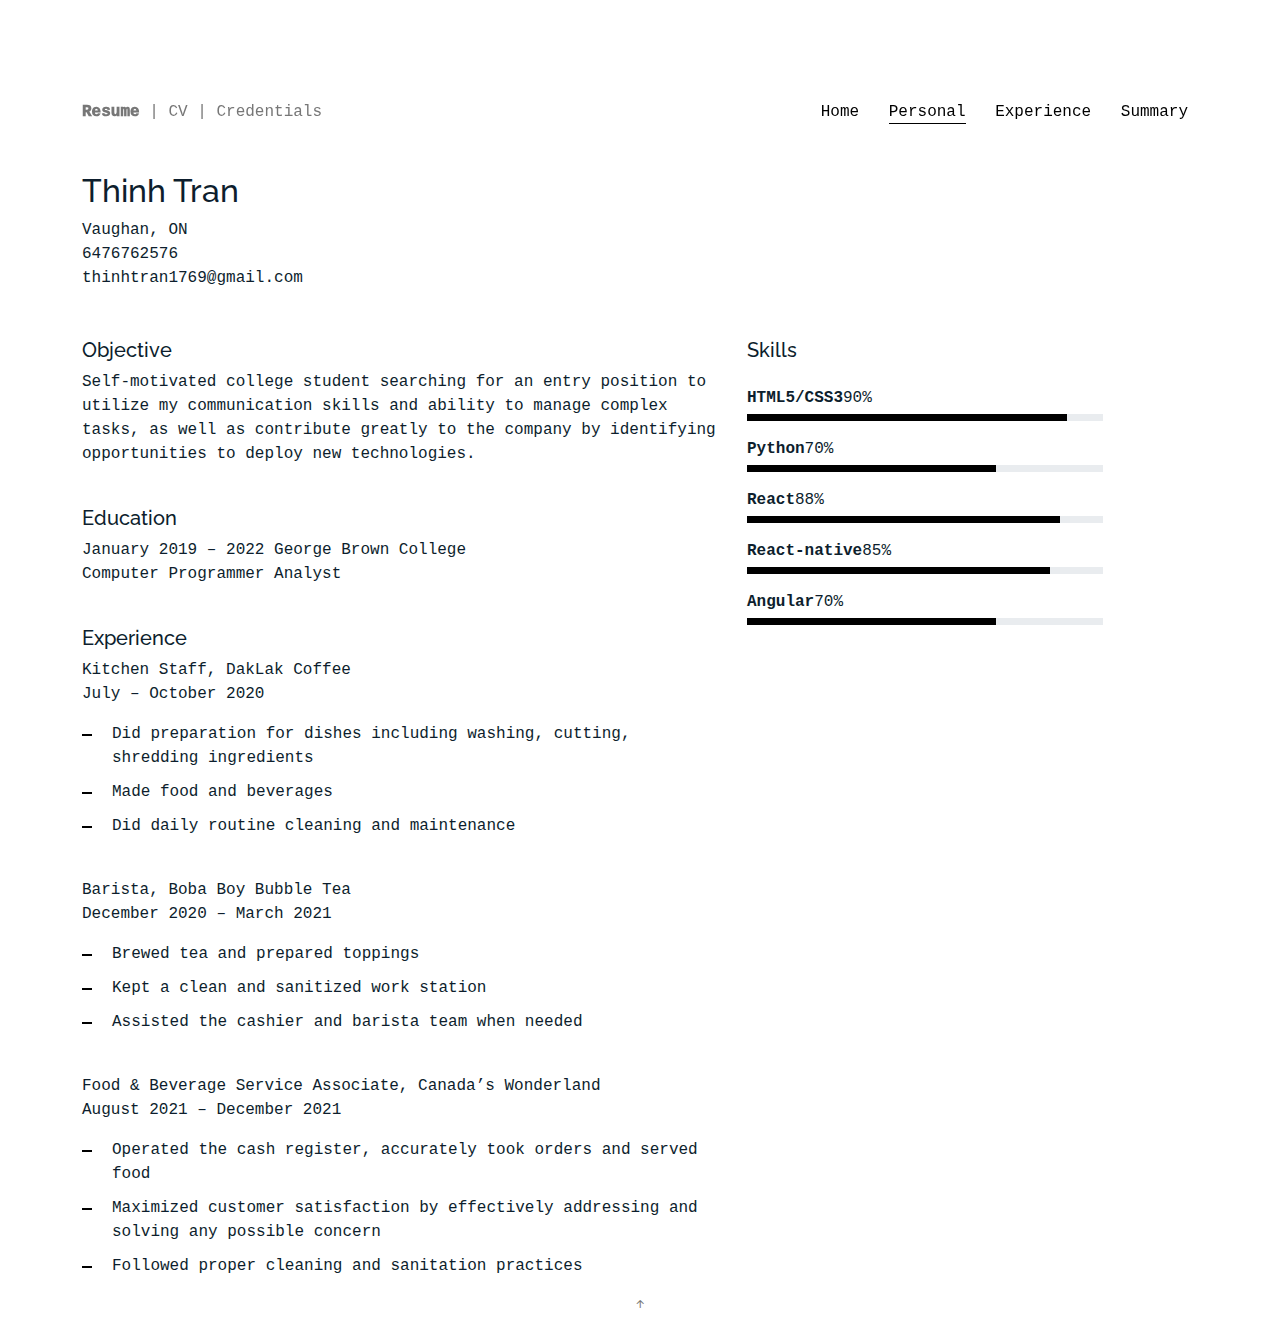
<file: personal.html>
<!DOCTYPE html>
<html lang="en">

<head>
  <meta charset="utf-8">
  <meta content="width=device-width, initial-scale=1.0" name="viewport">

  <title>Personal</title>
  <meta content="" name="description">
  <meta content="" name="keywords">


  <!-- Google Fonts -->
  <link
    href="https://fonts.googleapis.com/css?family=https://fonts.googleapis.com/css?family=Inconsolata:400,500,600,700|Raleway:400,400i,500,500i,600,600i,700,700i"
    rel="stylesheet">

  <!-- Vendor CSS Files -->
  <link href="assets/vendor/aos/aos.css" rel="stylesheet">
  <link href="assets/vendor/bootstrap/css/bootstrap.min.css" rel="stylesheet">
  <link href="assets/vendor/bootstrap-icons/bootstrap-icons.css" rel="stylesheet">
  <link href="assets/vendor/swiper/swiper-bundle.min.css" rel="stylesheet">

  <!-- Template Main CSS File -->
  <link href="assets/css/style.css" rel="stylesheet">

  <!-- =======================================================
  * Template Name: MyPortfolio - v4.7.0
  * Template URL: https://bootstrapmade.com/myportfolio-bootstrap-portfolio-website-template/
  * Author: BootstrapMade.com
  * License: https://bootstrapmade.com/license/
  ======================================================== -->
</head>

<body>

  <main id="main">
    <!-- <section class="section site-portfolio"> -->
    <section class="sectionMine">
      <div class="container">
        <div class="row mb-5 align-items-center">
          <div class="col-md-12 col-lg-6 mb-4 mb-lg-0" data-aos="fade-up">
            <a href="personal.html" class="clicked">Resume</a>
            <a href="cv.html">| CV |</a>
            <a href="credentials.html">Credentials</a>
          </div>
          <div class="col-md-12 col-lg-6 text-start text-lg-end" data-aos="fade-up" data-aos-delay="100">
            <div id="filters" class="filters">
              <a href="index.html">Home</a>
              <a href="personal.html" class="active">Personal</a>
              <a href="experience.html" data-filter=".design">Experience</a>
              <a href="summary.html" data-filter=".branding">Summary</a>
            </div>
          </div>
        </div>
      </div>
    </section>

    <section>
      <div class="container">
        <div class="row mb-5 align-items-end">
          <div class="col-md-6">
            <h2>Thinh Tran</h2>
            <p class="mb-0">
              Vaughan, ON <br>
              6476762576<br>
              thinhtran1769@gmail.com
            </p>
          </div>

        </div>

        <div class="row">
          <div class="col-md-4 ml-auto order-2">
            <h3 class="h3 mb-4">Skills</h3>
            <ul class="list-unstyled">
              <li class="mb-3">
                <div class="d-flex mb-1">
                  <strong>HTML5/CSS3</strong>
                  <span class="ml-auto">90%</span>
                </div>
                <div class="progress custom-progress">
                  <div class="progress-bar" role="progressbar" style="width: 90%" aria-valuenow="90" aria-valuemin="0"
                    aria-valuemax="100"></div>
                </div>
              </li>
              <li class="mb-3">
                <div class="d-flex mb-1">
                  <strong>Python</strong>
                  <span class="ml-auto">70%</span>
                </div>
                <div class="progress custom-progress">
                  <div class="progress-bar" role="progressbar" style="width: 70%" aria-valuenow="70" aria-valuemin="0"
                    aria-valuemax="100"></div>
                </div>
              </li>
              <li class="mb-3">
                <div class="d-flex mb-1">
                  <strong>React</strong>
                  <span class="ml-auto">88%</span>
                </div>
                <div class="progress custom-progress">
                  <div class="progress-bar" role="progressbar" style="width: 88%" aria-valuenow="88" aria-valuemin="0"
                    aria-valuemax="100"></div>
                </div>
              </li>
              <li class="mb-3">
                <div class="d-flex mb-1">
                  <strong>React-native</strong>
                  <span class="ml-auto">85%</span>
                </div>
                <div class="progress custom-progress">
                  <div class="progress-bar" role="progressbar" style="width: 85%" aria-valuenow="85" aria-valuemin="0"
                    aria-valuemax="100"></div>
                </div>
              </li>
              <li class="mb-3">
                <div class="d-flex mb-1">
                  <strong>Angular</strong>
                  <span class="ml-auto">70%</span>
                </div>
                <div class="progress custom-progress">
                  <div class="progress-bar" role="progressbar" style="width: 70%" aria-valuenow="70" aria-valuemin="0"
                    aria-valuemax="100"></div>
                </div>
              </li>

            </ul>
          </div>

          <div class="col-md-7 mb-5 mb-md-0">
            <h5>Objective</h5>
            <p>Self-motivated college student searching for an entry position to utilize my communication skills and
              ability to manage complex tasks, as well as contribute greatly to the company by identifying opportunities
              to deploy new technologies.</p>
            <br>
            <h5>Education</h5>
            <p>January 2019 – 2022 George Brown College<br>
              Computer Programmer Analyst</p>
            <br>
            <h5>Experience</h5>
            <div class="site-section pb-0 services">
              <div>
                <p>Kitchen Staff, DakLak Coffee<br>
                  July – October 2020</p>
                <ul class="list-unstyled list-line">
                  <li>Did preparation for dishes including washing, cutting, shredding ingredients</li>
                  <li>Made food and beverages</li>
                  <li>Did daily routine cleaning and maintenance</li>
                </ul>
              </div>
              <br>
              <div>
                <p>Barista, Boba Boy Bubble Tea<br>
                  December 2020 – March 2021
                </p>
                <ul class="list-unstyled list-line">
                  <li>Brewed tea and prepared toppings</li>
                  <li>Kept a clean and sanitized work station</li>
                  <li>Assisted the cashier and barista team when needed</li>
                </ul>
              </div>
              <br>
              <div>
                <p>Food & Beverage Service Associate, Canada’s Wonderland<br>
                  August 2021 – December 2021
                </p>
                <ul class="list-unstyled list-line">
                  <li>Operated the cash register, accurately took orders and served food</li>
                  <li>Maximized customer satisfaction by effectively addressing and solving any possible concern</li>
                  <li>Followed proper cleaning and sanitation practices</li>
                </ul>
              </div>
            </div>
          </div>
        </div>
      </div>
    </section>

  </main><!-- End #main -->

  <a href="#" class="back-to-top d-flex align-items-center justify-content-center"><i
      class="bi bi-arrow-up-short"></i></a>

  <!-- Vendor JS Files -->
  <script src="assets/vendor/aos/aos.js"></script>
  <script src="assets/vendor/bootstrap/js/bootstrap.bundle.min.js"></script>
  <script src="assets/vendor/isotope-layout/isotope.pkgd.min.js"></script>
  <script src="assets/vendor/swiper/swiper-bundle.min.js"></script>
  <script src="assets/vendor/php-email-form/validate.js"></script>

  <!-- Template Main JS File -->
  <script src="assets/js/main.js"></script>

</body>

</html>
</file>
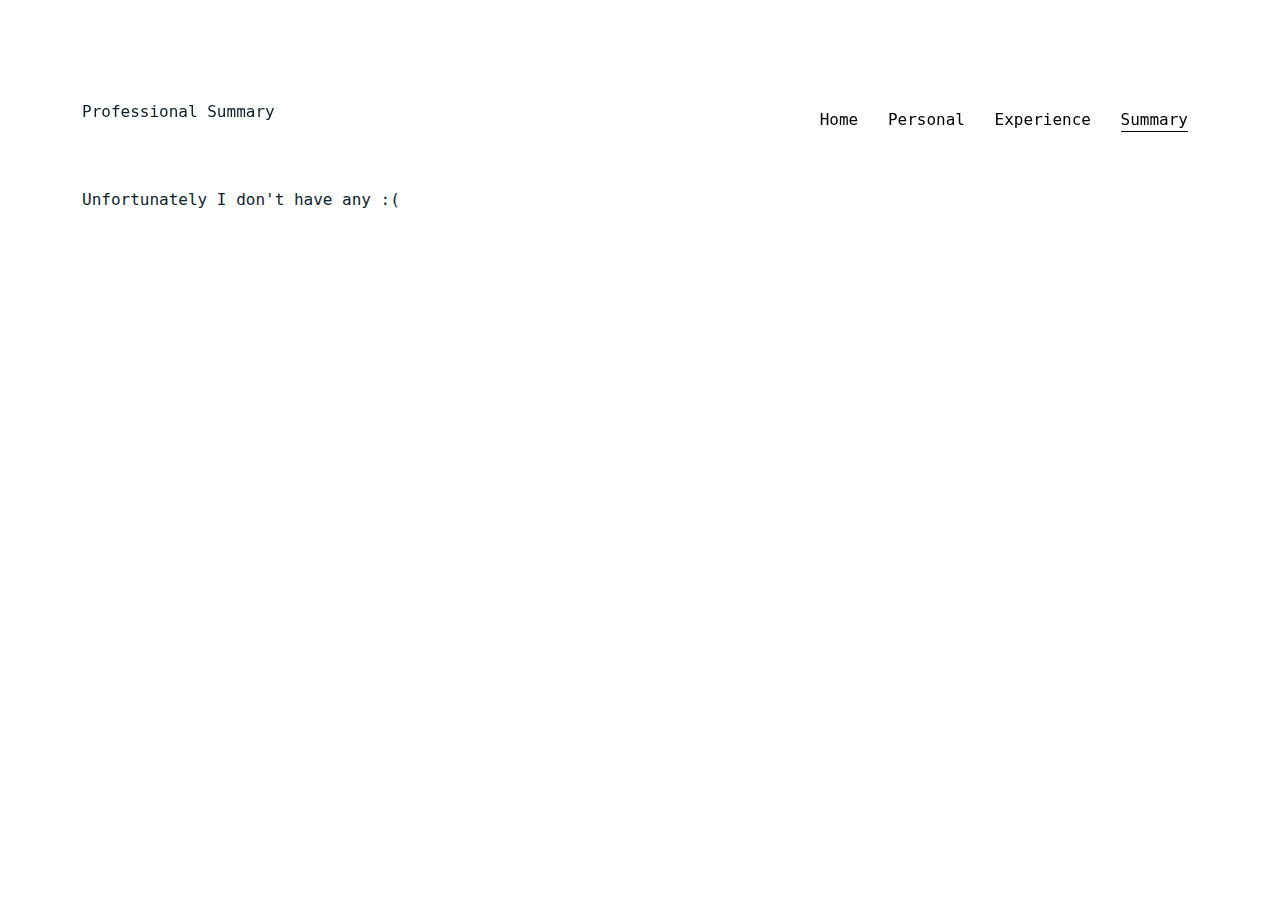
<file: summary.html>
<!DOCTYPE html>
<html lang="en">

<head>
  <meta charset="utf-8">
  <meta content="width=device-width, initial-scale=1.0" name="viewport">

  <title>Personal</title>
  <meta content="" name="description">
  <meta content="" name="keywords">


  <!-- Google Fonts -->
  <link
    href="https://fonts.googleapis.com/css?family=https://fonts.googleapis.com/css?family=Inconsolata:400,500,600,700|Raleway:400,400i,500,500i,600,600i,700,700i"
    rel="stylesheet">

  <!-- Vendor CSS Files -->
  <link href="assets/vendor/aos/aos.css" rel="stylesheet">
  <link href="assets/vendor/bootstrap/css/bootstrap.min.css" rel="stylesheet">
  <link href="assets/vendor/bootstrap-icons/bootstrap-icons.css" rel="stylesheet">
  <link href="assets/vendor/swiper/swiper-bundle.min.css" rel="stylesheet">

  <!-- Template Main CSS File -->
  <link href="assets/css/style.css" rel="stylesheet">

  <!-- =======================================================
  * Template Name: MyPortfolio - v4.7.0
  * Template URL: https://bootstrapmade.com/myportfolio-bootstrap-portfolio-website-template/
  * Author: BootstrapMade.com
  * License: https://bootstrapmade.com/license/
  ======================================================== -->
</head>

<body>

  <main id="main">
    <!-- <section class="section site-portfolio"> -->
    <section class="sectionMine">
      <div class="container">
        <div class="row mb-5 align-items-center">
          <div class="col-md-12 col-lg-6 mb-4 mb-lg-0" data-aos="fade-up">
            <p>Professional Summary</p>
          </div>
          <div class="col-md-12 col-lg-6 text-start text-lg-end" data-aos="fade-up" data-aos-delay="100">
            <div id="filters" class="filters">
              <a href="index.html">Home</a>
              <a href="personal.html">Personal</a>
              <a href="experience.html" data-filter=".design">Experience</a>
              <a href="summary.html" data-filter=".branding" class="active">Summary</a>
            </div>
          </div>
        </div>
      </div>
    </section>

    <section>
      <div class="container">
        <div class="row mb-5 align-items-end">
          <div class="col-md-6">
            <p class="mb-0">
              Unfortunately I don't have any :(
            </p>
          </div>

        </div>

      </div>
    </section>

  </main><!-- End #main -->

  <!-- Vendor JS Files -->
  <script src="assets/vendor/aos/aos.js"></script>
  <script src="assets/vendor/bootstrap/js/bootstrap.bundle.min.js"></script>
  <script src="assets/vendor/isotope-layout/isotope.pkgd.min.js"></script>
  <script src="assets/vendor/swiper/swiper-bundle.min.js"></script>
  <script src="assets/vendor/php-email-form/validate.js"></script>

  <!-- Template Main JS File -->
  <script src="assets/js/main.js"></script>

</body>

</html>
</file>
<file: assets/css/style.css>
/**
* Template Name: MyPortfolio - v4.7.0
* Template URL: https://bootstrapmade.com/myportfolio-bootstrap-portfolio-website-template/
* Author: BootstrapMade.com
* License: https://bootstrapmade.com/license/
*/
/*--------------------------------------------------------------
# General
--------------------------------------------------------------*/
body {
  font-family: "Inconsolata", monospace;
  color: #0d1e2d;
}

a {
  color: #777;
  text-decoration: none;
}

a:hover {
  color: #000;
}

h1, h2, h3, h4, h5, h6, .font-heading {
  font-family: "Raleway", sans-serif;
}

.section {
  padding: 7rem 0;
}

.filters a {
  text-decoration: none;
  color: #000;
  display: inline-block;
  padding-left: 10px;
  padding-right: 10px;
  position: relative;
}
.filters a:hover, .filters a:focus, .filters a:active {
  text-decoration: none;
}
.filters a:hover:before {
  content: "";
  position: absolute;
  left: 10px;
  right: 10px;
  bottom: 0;
  height: 1px;
  background-color: #000;
}
.filters a.active {
  color: #000;
}
.filters a.active:before {
  content: "";
  position: absolute;
  left: 10px;
  right: 10px;
  bottom: 0;
  height: 1px;
  background-color: #000;
}

.item {
  border: none;
  margin-bottom: 30px;
}
.item .item-wrap {
  display: block;
  position: relative;
  overflow: hidden;
}
.item .item-wrap:after {
  z-index: 2;
  position: absolute;
  content: "";
  top: 0;
  left: 0;
  right: 0;
  bottom: 0;
  background: rgba(0, 0, 0, 0.4);
  visibility: hidden;
  opacity: 0;
  transition: 0.3s all ease-in-out;
}
.item .item-wrap img {
  transition: 0.3s transform ease;
  transform: scale(1);
}
.item .item-wrap > .work-info {
  position: absolute;
  top: 50%;
  width: 100%;
  text-align: center;
  z-index: 3;
  transform: translateY(-50%);
  color: #fff;
  opacity: 0;
  visibility: hidden;
  margin-top: 20px;
  transition: 0.3s all ease;
}
.item .item-wrap > .work-info h3 {
  font-size: 20px;
  margin-bottom: 0;
}
.item .item-wrap > .work-info span {
  font-size: 14px;
  text-transform: uppercase;
  letter-spacing: 0.2rem;
}
.item .item-wrap:hover {
  text-decoration: none;
}
.item .item-wrap:hover img {
  transform: scale(1.05);
}
.item .item-wrap:hover:after {
  opacity: 1;
  visibility: visible;
}
.item .item-wrap:hover .work-info {
  margin-top: 0px;
  opacity: 1;
  visibility: visible;
}

.testimonial-wrap {
  padding: 50px 50px 80px 50px;
  background: #eceff2;
}
.testimonial-wrap .testimonial {
  text-align: center;
  max-width: 500px;
  margin: 0 auto;
}
.testimonial-wrap .testimonial img {
  border-radius: 50%;
  width: 120px;
  margin: 0 auto 30px auto;
}
.testimonial-wrap .testimonial blockquote p {
  font-size: 20px;
}

.h3 {
  font-size: 20px;
}

.h4 {
  font-size: 16px;
}

.heading {
  font-size: 28px;
}

.readmore {
  display: inline-block;
  border: 1px solid #000;
  padding: 10px 15px;
  font-size: 12px;
  text-transform: uppercase;
  color: #000;
  transition: 0.2s all ease;
  font-weight: 700;
}
.readmore:active, .readmore:focus, .readmore:hover {
  outline: none;
}
.readmore:hover {
  color: #fff;
  text-decoration: none;
  background: #000;
}

.testimonials-slider .swiper-pagination {
  margin-top: -60px;
  position: relative;
}
.testimonials-slider .swiper-pagination .swiper-pagination-bullet {
  width: 12px;
  height: 12px;
  background-color: rgba(13, 30, 45, 0.3);
  opacity: 1;
}
.testimonials-slider .swiper-pagination .swiper-pagination-bullet-active {
  background-color: rgba(13, 30, 45, 0.6);
}

.sticky-content {
  position: sticky;
  position: -webkit-sticky;
  top: 0;
  /* required */
}

.list-line li {
  margin-bottom: 10px;
  position: relative;
  padding-left: 30px;
}
.list-line li:before {
  content: "";
  position: absolute;
  left: 0;
  top: 0.7rem;
  width: 10px;
  height: 2px;
  background: #000;
}

.form-control {
  border-radius: 0;
  background: #f8f9fa;
  border: 1px solid transparent;
  padding-top: 10px !important;
  padding-bottom: 10px !important;
}
.form-control:active, .form-control:focus {
  background: #eff1f4;
  outline: none;
  box-shadow: none;
  border: 1px solid transparent;
}

.custom-progress {
  height: 7px;
  border-radius: 0;
}
.custom-progress .progress-bar {
  background: #000;
}

/*--------------------------------------------------------------
# Header
--------------------------------------------------------------*/

/* Burger */
.burger {
  width: 28px;
  height: 32px;
  cursor: pointer;
  position: relative;
}

.burger:before, .burger span, .burger:after {
  width: 100%;
  height: 2px;
  display: block;
  background: #000;
  border-radius: 2px;
  position: absolute;
  opacity: 1;
}

.burger:before, .burger:after {
  transition: top 0.35s cubic-bezier(0.23, 1, 0.32, 1), transform 0.35s cubic-bezier(0.23, 1, 0.32, 1), opacity 0.35s cubic-bezier(0.23, 1, 0.32, 1), background-color 1.15s cubic-bezier(0.86, 0, 0.07, 1);
  -webkit-transition: top 0.35s cubic-bezier(0.23, 1, 0.32, 1), -webkit-transform 0.35s cubic-bezier(0.23, 1, 0.32, 1), opacity 0.35s cubic-bezier(0.23, 1, 0.32, 1), background-color 1.15s cubic-bezier(0.86, 0, 0.07, 1);
  content: "";
}

.burger:before {
  top: 4px;
}

.burger span {
  top: 15px;
}

.burger:after {
  top: 26px;
}

/* Hover */
.burger:hover:before {
  top: 7px;
}

.burger:hover:after {
  top: 23px;
}

/* Click */
.burger.active span {
  opacity: 0;
}

.burger.active:before, .burger.active:after {
  top: 40%;
}

.burger.active:before {
  transform: rotate(45deg);
}

.burger.active:after {
  transform: rotate(-45deg);
}

.burger:focus {
  outline: none;
}

/*--------------------------------------------------------------
# Footer
--------------------------------------------------------------*/
.footer {
  padding: 0 0 4rem 0;
  font-size: 10px;
}
.footer a {
  color: #000;
}


.social a {
  display: inline-block;
  width: 50px;
  height: 50px;
  border-radius: 50%;
  background: #f8f9fa;
  position: relative;
  text-align: center;
  color: #0d1e2d;
}
.social a span {
  display: inline-block;
  left: 50%;
  position: absolute;
  top: 50%;
  transform: translate(-50%, -50%);
}
.social a:hover {
  color: #000;
}
/*--------------------------------------------------------------
# Added
--------------------------------------------------------------*/
.sectionMine{
  padding-top: 100px;
}

.clicked{
  font-weight: 1000;
}

html{
  scroll-behavior: smooth;
}

.capstone_scroll {
  padding-bottom: 150px;
  scroll-margin-block-start: 110px;
  scroll-margin-block-end: 110px;
}
.space_1 {
  padding-bottom: 60px;
}

.space_2 {
  padding-bottom: 60px;
  overflow: auto;
}

.image_sample{
  height: 500px;
  float: right; 
  
}

.details_sample{
  padding-top: 165px; 
  width: 400px
}

.credick{
 font-size: 12px;
}
</file>
